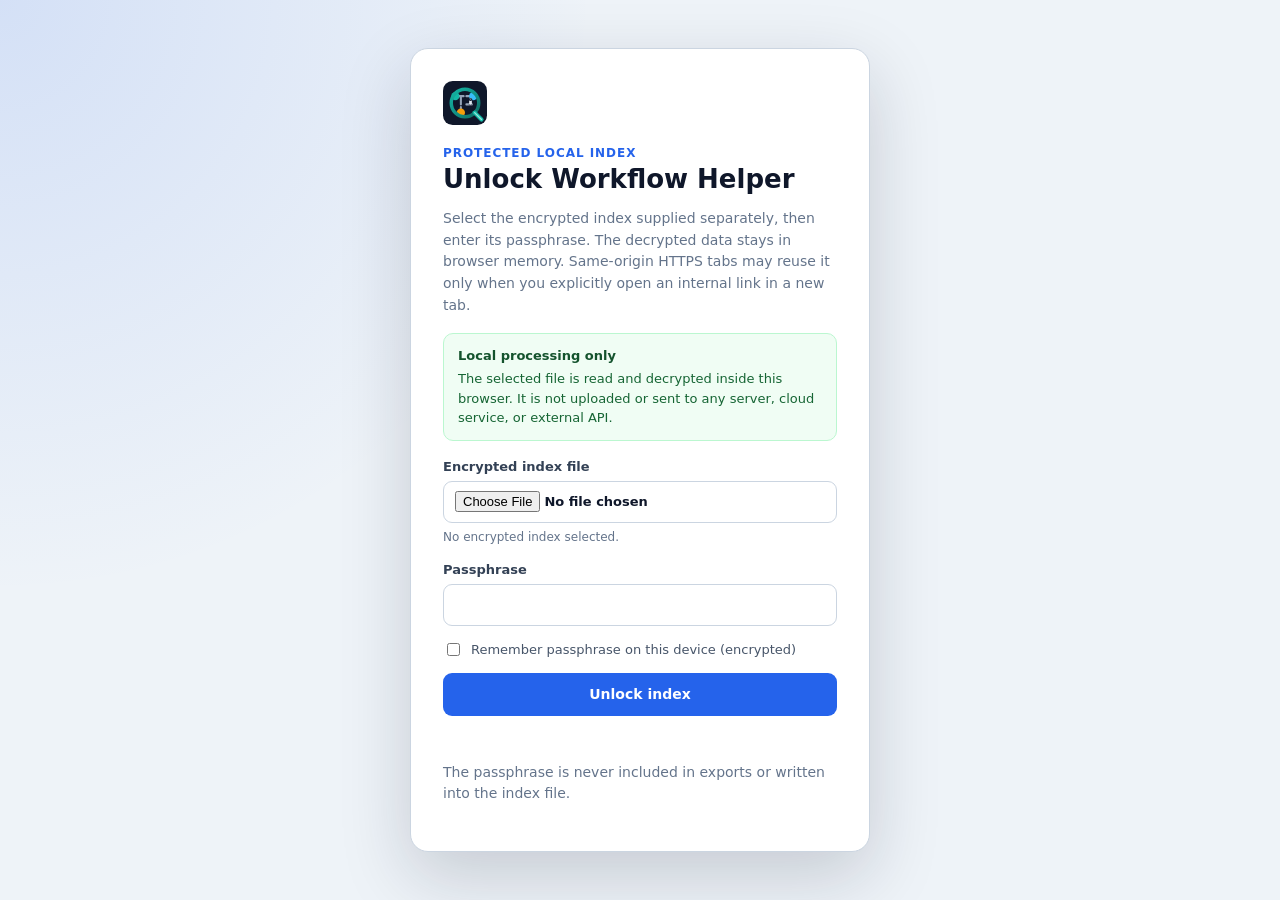
<file: index.html>
<!doctype html>
<html lang="en">
<head>
<meta charset="utf-8" />
<meta name="viewport" content="width=device-width, initial-scale=1" />
<title>Workflow Helper</title>
<link rel="icon" type="image/svg+xml" href="./assets/favicon.svg" />
<link rel="stylesheet" href="assets/app.css" />
<link rel="stylesheet" href="assets/live/live.css" />
<meta name="author" content="&#x77;&#x69;&#x74;&#x74;&#x61;&#x77;&#x61;&#x73;&#x2e;&#x70;" />
</head>
<body class="index-locked">
<section id="indexGate" class="index-gate" aria-labelledby="indexGateTitle">
<div class="index-gate-card">
<img class="index-gate-mark" src="./assets/favicon.svg" alt="" aria-hidden="true" />
<p class="index-gate-kicker">Protected local index</p>
<h1 id="indexGateTitle">Unlock Workflow Helper</h1>
<p class="index-gate-copy">
Select the encrypted index supplied separately, then enter its passphrase.
The decrypted data stays in browser memory. Same-origin HTTPS tabs may
reuse it only when you explicitly open an internal link in a new tab.
</p>
<div class="index-gate-privacy" role="note">
<strong>Local processing only</strong>
<span>
The selected file is read and decrypted inside this browser. It is not
uploaded or sent to any server, cloud service, or external API.
</span>
</div>
<form id="indexGateForm">
<label class="index-gate-field">
<span>Encrypted index file</span>
<input id="indexFile" type="file" accept=".enc,application/octet-stream" />
</label>
<div id="selectedIndexFile" class="index-file-name">No encrypted index selected.</div>
<input type="text" name="username" value="local-index" autocomplete="username" tabindex="-1" aria-hidden="true"
hidden />
<label class="index-gate-field">
<span>Passphrase</span>
<input id="indexPassphrase" type="password" minlength="4" autocomplete="new-password" spellcheck="false" />
</label>
<label class="index-gate-remember">
<input id="rememberIndexPassphrase" type="checkbox" />
Remember passphrase on this device (encrypted)
</label>
<button id="unlockIndex" class="index-unlock" type="submit">Unlock index</button>
</form>
<div id="indexGateStatus" class="index-gate-status" role="status" aria-live="polite"></div>
<p class="index-gate-note">
The passphrase is never included in exports or written into the index file.
</p>
</div>
</section>
<div class="floating-toggles">
<button class="floating-toggle" data-pane-toggle="rail" title="Toggle Menu">
<svg width="20" height="20" viewBox="0 0 24 24" fill="none" stroke="currentColor" stroke-width="2"
stroke-linecap="round" stroke-linejoin="round">
<rect x="3" y="3" width="18" height="18" rx="2" ry="2"></rect>
<line x1="9" y1="3" x2="9" y2="21"></line>
<polyline points="13 9 16 12 13 15"></polyline>
</svg>
</button>
<button class="floating-toggle" data-pane-toggle="results" title="Toggle Results">
<svg width="20" height="20" viewBox="0 0 24 24" fill="none" stroke="currentColor" stroke-width="2"
stroke-linecap="round" stroke-linejoin="round">
<circle cx="7" cy="7" r="2.5"></circle>
<circle cx="17" cy="7" r="2.5"></circle>
<circle cx="7" cy="17" r="2.5"></circle>
<circle cx="17" cy="17" r="2.5"></circle>
</svg>
</button>
<button class="floating-toggle" data-pane-toggle="diagram" title="Toggle Diagram">
<svg width="20" height="20" viewBox="0 0 24 24" fill="none" stroke="currentColor" stroke-width="2"
stroke-linecap="round" stroke-linejoin="round">
<circle cx="18" cy="5" r="3"></circle>
<circle cx="6" cy="12" r="3"></circle>
<circle cx="18" cy="19" r="3"></circle>
<line x1="8.59" y1="13.51" x2="15.42" y2="17.49"></line>
<line x1="15.41" y1="6.51" x2="8.59" y2="10.49"></line>
</svg>
</button>
<button class="floating-toggle" data-pane-toggle="detail" title="Toggle Detail">
<svg width="20" height="20" viewBox="0 0 24 24" fill="none" stroke="currentColor" stroke-width="2"
stroke-linecap="round" stroke-linejoin="round">
<rect x="3" y="3" width="18" height="18" rx="2" ry="2"></rect>
<line x1="15" y1="3" x2="15" y2="21"></line>
<polyline points="11 9 8 12 11 15"></polyline>
</svg>
</button>
</div>
<div class="app-shell">
<aside class="mode-rail" aria-label="Analyzer modes">
<div class="brand">
<span class="brand-mark">
<img src="./assets/favicon.svg" alt="" aria-hidden="true" />
</span>
<span class="brand-text">Workflow Helper</span>
<button class="pane-collapse-btn rail-collapse-btn" type="button" data-pane-toggle="rail" title="Minimize Menu" aria-label="Minimize Menu">
<svg width="14" height="14" viewBox="0 0 24 24" fill="none" stroke="currentColor" stroke-width="2.5" stroke-linecap="round" stroke-linejoin="round"><polyline points="15 18 9 12 15 6"></polyline></svg>
</button>
</div>
<button class="mode-button active" type="button" data-mode="zoral">Zoral</button>
<button class="mode-button" type="button" data-mode="zbo">ZBO</button>
<button class="mode-button" type="button" data-mode="database">Database</button>
<button class="mode-button" type="button" data-mode="adw">ADW</button>
<button class="mode-button" type="button" data-mode="live">Zoral Live API</button>
<div id="metaBox" class="meta-box collapsed" aria-live="polite">
<div id="metaBoxHeader" class="meta-box-header" title="Click to minimize / expand index stats">
<span class="meta-box-title">
<svg width="13" height="13" viewBox="0 0 24 24" fill="none" stroke="currentColor" stroke-width="2" stroke-linecap="round" stroke-linejoin="round"><circle cx="12" cy="12" r="10"></circle><line x1="12" y1="16" x2="12" y2="12"></line><line x1="12" y1="8" x2="12.01" y2="8"></line></svg>
<span>Index Stats</span>
</span>
<div class="meta-box-header-actions">
<span id="metaBoxMiniVer" class="meta-box-badge">v1.1.4</span>
<button id="metaBoxToggleBtn" class="meta-box-toggle-btn" type="button" title="Minimize / Expand" aria-label="Toggle minimize">
<svg width="12" height="12" viewBox="0 0 24 24" fill="none" stroke="currentColor" stroke-width="2.5" stroke-linecap="round" stroke-linejoin="round"><polyline points="6 9 12 15 18 9"></polyline></svg>
</button>
</div>
</div>
<div id="metaBoxBody" class="meta-box-body">
<div id="indexStatus" class="index-status">Loading index...</div>
<div class="app-version">
<span>Web version</span>
<strong>v1.1.4</strong>
</div>
<div style="display: flex; gap: 8px; margin-top: 8px; width: 100%;">
<button id="lockIndexButton" class="rebuild-button" type="button" style="flex: 0 0 32px; width: 32px; padding: 0; display: flex; align-items: center; justify-content: center; background: rgba(239, 68, 68, 0.1); color: #ef4444; border-color: rgba(239, 68, 68, 0.3);" title="Lock Session">
<svg width="14" height="14" viewBox="0 0 24 24" fill="none" stroke="currentColor" stroke-width="2" stroke-linecap="round" stroke-linejoin="round" style="display:block;"><rect x="3" y="11" width="18" height="11" rx="2" ry="2"></rect><path d="M7 11V7a5 5 0 0 1 10 0v4"></path></svg>
</button>
<button id="rebuildIndexButton" class="rebuild-button" type="button" style="flex: 1 1 auto; margin-top: 0; padding: 0 8px; min-width: 0;">Rebuild Index</button>
</div>
</div>
</div>
</aside>
<div class="resizer rail-resizer" data-resize="rail" title="Resize mode rail"></div>
<main class="workspace">
<header class="toolbar">
<div class="search-group">
<label class="sr-only" for="searchInput">Search</label>
<input id="searchInput" type="search" placeholder="Search workflow, parameter, field, table, GraphQL..."
autocomplete="off" />
</div>
<div class="segmented" role="group" aria-label="Search mode">
<button class="segment active" type="button" data-search-mode="contains">
Contains
</button>
<button class="segment" type="button" data-search-mode="exact">Exact</button>
</div>
<select id="searchScope" aria-label="Search scope">
<option value="all">All (except Code)</option>
<option value="workflow">Workflow</option>
<option value="workflowIndirect">Workflow (Include Indirect)</option>
<option value="zbo">ZBO</option>
<option value="adw">ADW (Hasura & Migrations)</option>
<option value="parameter">Parameter</option>
<option value="field">Field</option>
<option value="table">DB/Table</option>
<option value="graphql">GraphQL</option>
<option value="code">Code</option>
</select>
</header>
<section class="content-grid">
<aside class="results-pane">
<div class="pane-header results-header-custom">
<div class="results-top-row">
<div class="results-title-group">
<h1 id="resultsTitle">Zoral Workflows</h1>
<span id="resultCount">0</span>
</div>
<div class="result-actions">
<button class="btn-copy-icon pane-collapse-btn result-collapse-btn" type="button" data-pane-toggle="results" title="Minimize Results" aria-label="Minimize Results">
<svg width="13" height="13" viewBox="0 0 24 24" fill="none" stroke="currentColor" stroke-width="2.5" stroke-linecap="round" stroke-linejoin="round" style="display:block;"><polyline points="15 18 9 12 15 6"></polyline></svg>
</button>
<label id="resultTableUsageToggleContainer" class="result-toggle is-active" title="Toggle Table Usage Details">
<input id="toggleResultTableUsage" type="checkbox" checked />
<svg width="13" height="13" viewBox="0 0 24 24" fill="none" stroke="currentColor" stroke-width="2.5" stroke-linecap="round" stroke-linejoin="round" style="display:block;"><rect x="3" y="3" width="18" height="18" rx="2" ry="2"></rect><line x1="9" y1="3" x2="9" y2="21"></line><line x1="15" y1="3" x2="15" y2="21"></line><line x1="3" y1="9" x2="21" y2="9"></line><line x1="3" y1="15" x2="21" y2="15"></line></svg>
</label>
<label id="resultIndirectToggleContainer" class="result-toggle is-active" title="Toggle Indirect called workflow & routine tables">
<input id="toggleIndirectTableUsage" type="checkbox" checked />
<svg width="13" height="13" viewBox="0 0 24 24" fill="none" stroke="currentColor" stroke-width="2.5" stroke-linecap="round" stroke-linejoin="round" style="display:block;"><path d="M4 4v5a4 4 0 0 0 4 4h12"></path><polyline points="16 9 20 13 16 17"></polyline></svg>
</label>
<button id="copyListButton" class="btn-copy-icon" type="button" title="Copy results list to clipboard">
<svg width="13" height="13" viewBox="0 0 24 24" fill="none" stroke="currentColor" stroke-width="2.5" stroke-linecap="round" stroke-linejoin="round" style="display:block;"><rect x="9" y="9" width="13" height="13" rx="2" ry="2"></rect><path d="M5 15H4a2 2 0 0 1-2-2V4a2 2 0 0 1 2-2h9a2 2 0 0 1 2 2v1"></path></svg>
</button>
</div>
</div>
<div class="results-bottom-row">
<div class="match-filter" aria-label="Table usage operation filter">
<button class="match-filter-chip active" type="button" data-match-op="all">All</button>
<button class="match-filter-chip" type="button" data-match-op="select">Select</button>
<button class="match-filter-chip" type="button" data-match-op="insert">Insert</button>
<button class="match-filter-chip" type="button" data-match-op="update">Update</button>
<button class="match-filter-chip" type="button" data-match-op="delete">Delete</button>
<button class="match-filter-chip" type="button" data-match-op="upsert">Upsert</button>
</div>
<div id="dbSubmodeContainer" class="db-submode-container" style="display: none;">
<button class="db-submode-btn active" type="button" data-db-submode="tables">Tables</button>
<button class="db-submode-btn" type="button" data-db-submode="enums">Enums</button>
<button class="db-submode-btn" type="button" data-db-submode="functions">Funcs</button>
<button class="db-submode-btn" type="button" data-db-submode="er">ER</button>
<button class="db-submode-btn" type="button" data-db-submode="triggers">Triggers</button>
</div>
<div id="dbMigrationFilterContainer" class="db-submode-container" style="display: none; align-items: center; justify-content: space-between; gap: 4px; margin-top: 4px; padding: 2px 0;">
<label id="toggleMigrationOnlyLabelResult" class="inline-check" style="font-size: 11px; margin: 0; cursor: pointer; white-space: nowrap;" title="Show only migration tables">
<input id="toggleMigrationOnlyResult" type="checkbox" /> is_migrate
</label>
<div class="tier-pill-group" style="display: inline-flex; gap: 2px; background: var(--surface-2, #f1f5f9); padding: 2px; border-radius: 6px; border: 1px solid var(--line, #cbd5e1);">
<button type="button" class="tier-pill-btn active" data-tier="all" style="padding: 1px 6px; font-size: 10px; font-weight: 600; border-radius: 4px; border: 0; cursor: pointer;">All</button>
<button type="button" class="tier-pill-btn" data-tier="1" style="padding: 1px 6px; font-size: 10px; font-weight: 700; border-radius: 4px; border: 0; cursor: pointer; color: #047857;">T1</button>
<button type="button" class="tier-pill-btn" data-tier="2" style="padding: 1px 6px; font-size: 10px; font-weight: 700; border-radius: 4px; border: 0; cursor: pointer; color: #b45309;">T2</button>
<button type="button" class="tier-pill-btn" data-tier="3" style="padding: 1px 6px; font-size: 10px; font-weight: 700; border-radius: 4px; border: 0; cursor: pointer; color: #64748b;">T3</button>
</div>
</div>
<div id="adwSubmodeContainer" class="db-submode-container" style="display: none; align-items: center; gap: 4px;">
<button class="db-submode-btn active" type="button" data-adw-submode="metadata">Relationships</button>
<button class="db-submode-btn" type="button" data-adw-submode="migrations">Migrations</button>
<button class="db-submode-btn" type="button" data-adw-submode="keycloak">Keycloak IAM</button>
<button id="adwLinterToggleBtn" class="db-submode-btn" type="button" title="Filter tables with Performance/Linter warnings" style="display: none; color: #f59e0b; border-color: rgba(245, 158, 11, 0.4); background: rgba(245, 158, 11, 0.08);">⚠ Linter <span id="adwLinterCount">0</span></button>
<div id="adwMigrationDateGroup" style="display: none; align-items: center; gap: 2px;">
<input type="date" id="adwMigrationDateInput" class="adw-date-input" title="Filter by date (Calendar)" />
<button id="adwMigrationDateClearBtn" class="adw-date-clear" type="button" title="Clear date filter">✕</button>
</div>
</div>
</div>
</div>
<div id="resultsList" class="results-list"></div>
</aside>
<div class="resizer results-resizer" data-resize="results" title="Resize results pane"></div>
<section class="diagram-pane">
<div class="diagram-header">
<div>
<h2 id="workflowTitle">Select an item</h2>
<p id="workflowSubtitle">Search or choose from the list.</p>
</div>
<div class="diagram-actions">
<div id="livePaginationControls" class="live-pagination-header" style="display:none;"></div>
<button id="btnAiBundle" type="button" class="floating-toggle" title="One-Click AI Investigation Bundle"
style="display: none; min-height: 28px; width: auto; padding: 0 10px; font-size: 11px; font-weight: 600; align-items: center; gap: 4px; border: 1px solid #7c3aed; border-radius: 6px; background: rgba(124, 58, 237, 0.08); color: #7c3aed; cursor: pointer;">
🤖 AI Bundle
</button>
<button id="btnSpecExport" type="button" class="floating-toggle" title="One-Click Technical Spec & Sequence Diagram Exporter"
style="display: none; min-height: 28px; width: auto; padding: 0 10px; font-size: 11px; font-weight: 600; align-items: center; gap: 4px; border: 1px solid #0284c7; border-radius: 6px; background: rgba(2, 132, 199, 0.08); color: #0284c7; cursor: pointer;">
📄 Spec Export
</button>
<button id="diagramSettingsBtn" type="button" class="floating-toggle" title="Diagram Settings"
style="min-height: 28px; width: auto; padding: 0 12px; font-size: 11px; font-weight: 600; display: inline-flex; align-items: center; gap: 4px; border: 1px solid var(--line-strong); border-radius: 6px; background: #fff;">
⚙️ Settings
</button>
<button id="fitButton" type="button">Fit</button>
<div class="zoom-controls" role="group" aria-label="Zoom">
<button id="zoomOutButton" type="button" title="Zoom out" aria-label="Zoom out">&minus;</button>
<span id="zoomLabel">100%</span>
<button id="zoomInButton" type="button" title="Zoom in" aria-label="Zoom in">+</button>
</div>
</div>
</div>
<div id="diagramFloatingToolbar" class="diagram-floating-toolbar">
<div id="diagramSearchOverlay" class="diagram-search-overlay">
<select id="diagramSearchTarget" class="diagram-search-select" title="Target to search">
<option value="all" selected>All</option>
<option value="db">DB</option>
<option value="node">Node Name</option>
<option value="code">Code</option>
<option value="field">Field</option>
<option value="live">Live API Value</option>
</select>
<div class="diagram-search-input-wrapper">
<span class="diagram-search-icon">🔍</span>
<input id="diagramSearchInput" type="text" placeholder="Search diagram..." autocomplete="off" />
<button id="diagramSearchClearBtn" type="button" class="diagram-search-clear" title="Clear search" style="display:none;">✕</button>
</div>
<span id="diagramMatchBadge" class="diagram-match-badge" style="display:none;">0 matches</span>
<div id="diagramSearchNav" class="diagram-search-nav" style="display:none;">
<button id="diagramSearchPrevBtn" type="button" title="Previous match">&lt;</button>
<span id="diagramSearchCounter">0/0</span>
<button id="diagramSearchNextBtn" type="button" title="Next match">&gt;</button>
</div>
</div>
<div id="diagramFloatingToggles" class="diagram-floating-toggles" role="toolbar" aria-label="Diagram Quick Toggles" style="display:none;"></div>
</div>
<div id="diagramCanvas" class="diagram-canvas">
<div class="empty-state">No item selected</div>
</div>
</section>
<div class="resizer detail-resizer" data-resize="detail" title="Resize detail pane"></div>
<aside class="detail-pane">
<div class="tabs" role="tablist">
<button class="tab" type="button" data-tab="overview">Overview</button>
<button class="tab" type="button" data-tab="node">Node</button>
<button class="tab" type="button" data-tab="db">DB/GQL</button>
<button class="tab" type="button" data-tab="inbound">Inbound</button>
<button class="tab" type="button" data-tab="adw" id="tabAdwDetail" style="display: none;">Hasura/ADW</button>
<button class="tab" type="button" data-tab="query-gen" id="tabQueryGen" style="display: none;">Query Gen</button>
<button class="tab" type="button" data-tab="live-exec" id="tabLiveExec"
style="display: none; background: rgba(255, 159, 0, 0.1); color: #ff9f00; border-bottom: 2px solid transparent;">Live
Exec 🎯</button>
<button class="tab" type="button" data-tab="impact" id="tabImpactDetail" style="display: none;">Impact 💥</button>
<button class="tab" type="button" data-tab="perms-matrix" id="tabPermsMatrix" style="display: none;">Perms Matrix 🛡️</button>
</div>
<div id="detailContent" class="detail-content"></div>
</aside>
</section>
</main>
</div>
<div id="diagramSettingsModal" class="modal-overlay">
<div class="modal-dialog">
<div class="modal-header">
<h3 class="modal-title">Diagram Settings</h3>
<button id="closeSettingsBtn" class="modal-close" type="button" aria-label="Close settings">&times;</button>
</div>
<div class="settings-grid" style="max-height: 70vh; overflow-y: auto; padding-right: 4px;">
<div class="settings-group-title">General Options</div>
<label class="inline-check">
<input id="toggleDbBadges" type="checkbox" checked />
DB Badges
</label>
<label class="inline-check">
<input id="toggleConditionText" type="checkbox" />
Conditions
</label>
<label class="inline-check">
<input id="toggleEdgeLabels" type="checkbox" checked />
Edge Labels
</label>
<label class="inline-check">
<input id="toggleNodeDrag" type="checkbox" />
Drag Nodes
</label>
<div class="settings-group-title" id="liveModeOptionsTitle">Live API Mode Options</div>
<label id="toggleShowRequestStartLabel" class="inline-check">
<input id="toggleShowRequestStart" type="checkbox" checked />
Request Start
</label>
<div class="settings-group-title">Zoral Mode Options</div>
<label id="toggleParallelNodesZoralLabel" class="inline-check">
<input id="toggleParallelNodesZoral" type="checkbox" />
Parallel Nodes
</label>
<label id="toggleBreNodesZoralLabel" class="inline-check">
<input id="toggleBreNodesZoral" type="checkbox" />
BRE Nodes
</label>
<label id="toggleZboCallersZoralLabel" class="inline-check">
<input id="toggleZboCallersZoral" type="checkbox" />
ZBO Callers
</label>
<div class="settings-group-title">Database Mode Options</div>
<label id="toggleDbTriggersLabel" class="inline-check">
<input id="toggleDbTriggers" type="checkbox" checked />
Triggers
</label>
<label id="toggleZoralCallersDbLabel" class="inline-check">
<input id="toggleZoralCallersDb" type="checkbox" />
Zoral Callers
</label>
<label id="toggleZboCallersDbLabel" class="inline-check">
<input id="toggleZboCallersDb" type="checkbox" />
ZBO Callers
</label>
<label id="toggleDbFuncsCallersDbLabel" class="inline-check">
<input id="toggleDbFuncsCallersDb" type="checkbox" />
Functions/SPs
</label>
<label id="toggleEnumTablesLabel" class="inline-check">
<input id="toggleEnumTables" type="checkbox" />
Enum Tables
</label>
<label id="toggleDeepHierarchyLabel" class="inline-check">
<input id="toggleDeepHierarchy" type="checkbox" />
Deep Tree
</label>
<label id="toggleDbTaskTablesLabel" class="inline-check">
<input id="toggleDbTaskTables" type="checkbox" />
Task Tables
</label>
<label id="toggleMigrationOnlyLabel" class="inline-check">
<input id="toggleMigrationOnly" type="checkbox" />
is_migrate Table
</label>
</div>
<div style="display: flex; justify-content: flex-end; margin-top: 16px;">
<button id="saveSettingsBtn" type="button" class="rebuild-button"
style="min-height:34px; padding: 0 16px; background: var(--accent-2); color: #fff; border: 0; font-weight: bold; border-radius: 8px;">OK</button>
</div>
</div>
</div>
<div id="loadingOverlay" class="loading-overlay">
<div class="loading-panel">
<div class="spinner" aria-hidden="true"></div>
<strong id="loadingTitle">Loading Index</strong>
<p id="loadingMessage">Please wait. The analyzer index is large and may take a while.</p>
<div id="loadingProgress" class="loading-progress" hidden></div>
<button id="stopFetchBtn" class="rebuild-button"
style="margin-top: 16px; background: #ef4444; color: #fff; border: 0; display: none;">Stop Fetching ✕</button>
</div>
</div>
<div id="installBridgeModal" class="modal-overlay">
<div class="modal-dialog" style="max-width: 800px; width: 90vw;">
<div class="modal-header">
<h3 class="modal-title">Live Bridge</h3>
<button id="closeBridgeModalBtn" class="modal-close" type="button" aria-label="Close">&times;</button>
</div>
<div class="settings-grid" style="padding-right: 4px; color: #17202a;">
<ol style="margin-top: 0; padding-left: 20px; line-height: 1.5;">
<li>Drag this to your bookmarks bar:<br><a id="bridgeBookmarkletLink" href="#" style="display:inline-block; margin:8px 0; background:#1e293b; color:#93c5fd; padding:10px 16px; border-radius:8px; text-decoration:none; font-weight:bold; border: 1px dashed #4b5b78;">Live Bridge</a></li>
<li>From the analyzer's Live API mode, click <b>Run (bridge)</b> — it opens the console window.</li>
<li>Log in there if needed, then click the <b>Live Bridge</b> bookmarklet in that window.</li>
</ol>
<details style="margin-top: 12px; color: #64748b; font-size: 12px;">
<summary style="cursor: pointer;">bookmarklet source</summary>
<pre id="bridgeBookmarkletSrc" style="background:#0b0f18; border:1px solid #222c40; border-radius:8px; padding:12px; white-space:pre-wrap; word-break:break-word; margin-top: 8px; color: #93c5fd; max-height: 300px; overflow-y: auto;"></pre>
</details>
</div>
</div>
</div>
<script src="assets/index-crypto.js"></script>
<script src="assets/navigation-policy.js"></script>
<script src="assets/live/live-pii.js"></script>
<script src="assets/live/live-data.js"></script>
<script src="assets/live/live-graph.js"></script>
<script src="assets/live/live-views.js"></script>
<script src="assets/live/live-env.js"></script>
<script src="assets/live/live-presentation.js"></script>
<script src="assets/live/live-mode.js"></script>
<script src="assets/zbo-ui-mockup.js"></script>
<script src="assets/spec-exporter.js"></script>
<script src="assets/ai-bundle.js"></script>
<script src="assets/index-loader.js"></script>
</body>
</html>
<!-- Created by: &#x77;&#x69;&#x74;&#x74;&#x61;&#x77;&#x61;&#x73;&#x2e;&#x70; -->
</file>
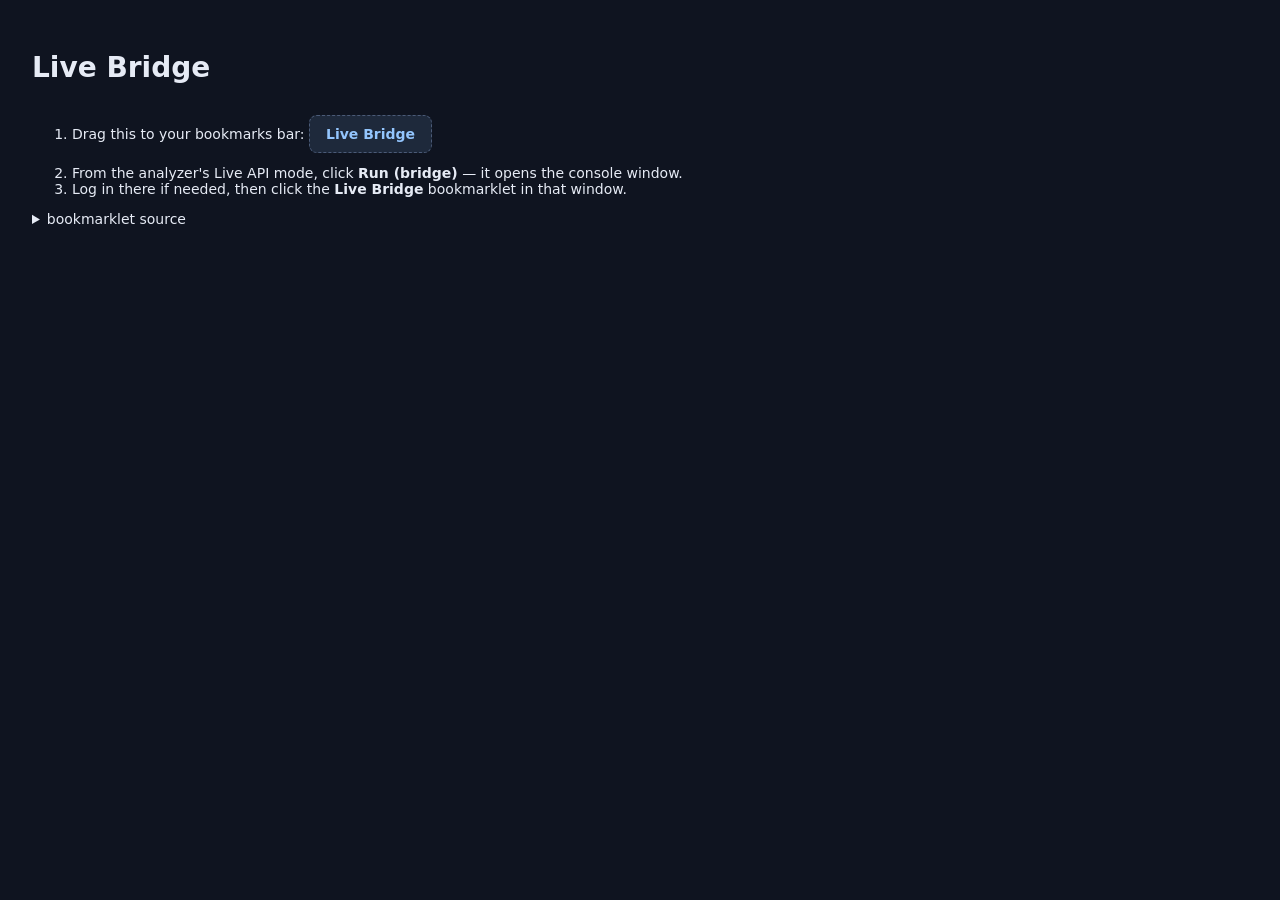
<file: bookmarklet/install.html>
<!doctype html>
<html lang="en"><head><meta charset="utf-8"/><title>Live Bridge — install</title>
<link rel="icon" type="image/svg+xml" href="./favicon.svg"/>
<style>body{font:14px system-ui;background:#0f1420;color:#e6ebf5;padding:24px}
a.bm{display:inline-block;margin:12px 0;background:#1e293b;border:1px dashed #4b5b78;color:#93c5fd;padding:10px 16px;border-radius:8px;text-decoration:none;font-weight:700}
pre{background:#0b0f18;border:1px solid #222c40;border-radius:8px;padding:12px;white-space:pre-wrap;word-break:break-word}</style>
</head><body>
<h1>Live Bridge</h1>
<ol><li>Drag this to your bookmarks bar: <a class="bm" id="bm" href="#">Live Bridge</a></li>
<li>From the analyzer's Live API mode, click <b>Run (bridge)</b> — it opens the console window.</li>
<li>Log in there if needed, then click the <b>Live Bridge</b> bookmarklet in that window.</li></ol>
<details><summary>bookmarklet source</summary><pre id="src"></pre></details>
<script src="live-bridge.js"></script>
<script>
  const fn = (typeof liveBridge === "function") ? liveBridge : (window.module && module.exports.liveBridge);
  const src = fn.toString().replace(/^\s*\/\/.*$/gm, "").replace(/\n\s*/g, " ").replace(/\s{2,}/g, " ").trim();
  const code = "javascript:(" + src + ")();void 0;";
  document.getElementById("bm").href = code;
  document.getElementById("src").textContent = code;
</script>
</body></html>
</file>
<file: assets/app.css>
:root {
color-scheme: light;
--bg: #f6f7f9;
--surface: #ffffff;
--surface-2: #eef2f5;
--line: #d9e0e7;
--line-strong: #b5c1cc;
--text: #17202a;
--muted: #657483;
--accent: #0f766e;
--accent-light: #f0fdfa;
--accent-2: #2563eb;
--danger: #b42318;
--warning: #b54708;
--success: #067647;
--font-mono: ui-monospace, SFMono-Regular, "JetBrains Mono", Menlo, Consolas, monospace;
--op-select: #0284c7;
--op-insert: #16a34a;
--op-update: #d97706;
--op-delete: #dc2626;
--op-upsert: #7c3aed;
--shadow: 0 1px 2px rgba(16, 24, 40, 0.08);
}
* {
box-sizing: border-box;
}
html {
height: 100%;
overflow: hidden;
}
body {
margin: 0;
min-width: 1120px;
height: 100%;
overflow: hidden;
background: var(--bg);
color: var(--text);
font-family:
Inter, ui-sans-serif, system-ui, -apple-system, BlinkMacSystemFont, "Segoe UI",
sans-serif;
font-size: 14px;
}
button,
input,
select {
font: inherit;
}
button {
cursor: pointer;
}
button:disabled {
cursor: not-allowed;
}
.app-shell {
display: grid;
grid-template-columns: var(--rail-width, 240px) 6px 1fr;
height: 100vh;
min-height: 0;
overflow: hidden;
transition: grid-template-columns 0.22s ease;
}
.app-shell.rail-hidden {
grid-template-columns: 0 8px 1fr;
}
.app-shell.rail-hidden .mode-rail {
overflow: hidden;
padding: 0;
border: 0;
width: 0;
min-width: 0;
visibility: hidden;
opacity: 0;
pointer-events: none;
}
.app-shell.rail-hidden .rail-resizer {
cursor: pointer;
background: #17202a;
border-right: 1px solid rgba(255, 255, 255, 0.12);
}
.mode-rail {
display: flex;
flex-direction: column;
gap: 8px;
min-height: 0;
padding: 16px;
border-right: 1px solid var(--line);
background: #17202a;
color: #f8fafc;
overflow-y: auto;
overflow-x: hidden;
scrollbar-width: thin;
scrollbar-color: rgba(255, 255, 255, 0.2) transparent;
transition: padding 0.22s ease;
}
.mode-rail::-webkit-scrollbar {
width: 4px;
}
.mode-rail::-webkit-scrollbar-track {
background: transparent;
}
.mode-rail::-webkit-scrollbar-thumb {
background: rgba(255, 255, 255, 0.15);
border-radius: 4px;
}
.mode-rail::-webkit-scrollbar-thumb:hover {
background: rgba(255, 255, 255, 0.3);
}
.resizer {
position: relative;
z-index: 10;
background: var(--line);
transition: background 0.15s ease;
user-select: none;
}
.resizer::after {
content: "";
position: absolute;
inset: -2px -4px;
}
.rail-resizer,
.results-resizer,
.detail-resizer {
cursor: col-resize;
}
.resizer:hover,
.resizer.dragging {
background: var(--accent-2);
}
/* Collapsed expand indicator tabs on resizers */
.app-shell.rail-hidden .rail-resizer,
.content-grid.results-hidden .results-resizer,
.content-grid.detail-hidden .detail-resizer {
cursor: pointer;
}
.app-shell.rail-hidden .rail-resizer::before,
.content-grid.results-hidden .results-resizer::before,
.content-grid.detail-hidden .detail-resizer::before {
content: "›";
position: absolute;
top: 50%;
left: 50%;
transform: translate(-50%, -50%);
display: flex;
align-items: center;
justify-content: center;
width: 14px;
height: 32px;
font-size: 13px;
font-weight: 800;
line-height: 1;
border-radius: 4px;
pointer-events: none;
transition: all 0.15s ease;
z-index: 11;
}
.app-shell.rail-hidden .rail-resizer::before {
color: #94a3b8;
background: #1e293b;
border: 1px solid #334155;
box-shadow: 2px 0 6px rgba(0, 0, 0, 0.25);
}
.app-shell.rail-hidden .rail-resizer:hover::before {
color: #ffffff;
background: var(--accent-2);
border-color: var(--accent-2);
}
.content-grid.results-hidden .results-resizer::before {
color: #64748b;
background: #ffffff;
border: 1px solid var(--line-strong);
box-shadow: 2px 0 6px rgba(0, 0, 0, 0.08);
}
.content-grid.results-hidden .results-resizer:hover::before {
color: #ffffff;
background: var(--accent-2);
border-color: var(--accent-2);
}
.content-grid.detail-hidden .detail-resizer::before {
content: "‹";
color: #64748b;
background: #ffffff;
border: 1px solid var(--line-strong);
box-shadow: -2px 0 6px rgba(0, 0, 0, 0.08);
}
.content-grid.detail-hidden .detail-resizer:hover::before {
color: #ffffff;
background: var(--accent-2);
border-color: var(--accent-2);
}
.brand {
display: flex;
align-items: center;
gap: 10px;
min-height: 44px;
margin-bottom: 10px;
flex-shrink: 0;
}
.brand-text {
flex: 1;
min-width: 0;
}
.pane-collapse-btn {
width: 26px;
height: 26px;
border-radius: 6px;
border: 1px solid rgba(255, 255, 255, 0.15);
background: rgba(255, 255, 255, 0.05);
color: #94a3b8;
display: inline-flex;
align-items: center;
justify-content: center;
cursor: pointer;
padding: 0;
flex-shrink: 0;
transition: all 0.15s ease;
}
.pane-collapse-btn:hover {
background: rgba(255, 255, 255, 0.15);
color: #ffffff;
border-color: rgba(255, 255, 255, 0.3);
}
.results-top-row .pane-collapse-btn {
border: 1px solid var(--line-strong);
background: #ffffff;
color: #64748b;
}
.results-top-row .pane-collapse-btn:hover {
background: #f1f5f9;
color: #0f172a;
border-color: var(--line-strong);
}
.brand-mark {
display: grid;
width: 36px;
height: 36px;
place-items: center;
border-radius: 8px;
background: #0f172a;
box-shadow: 0 0 0 1px rgba(255, 255, 255, 0.12);
overflow: hidden;
}
.brand-mark img {
width: 100%;
height: 100%;
display: block;
}
.brand-text {
min-width: 0;
overflow-wrap: anywhere;
font-weight: 700;
}
.mode-button {
width: 100%;
min-height: 38px;
border: 1px solid rgba(255, 255, 255, 0.08);
border-radius: 8px;
background: rgba(255, 255, 255, 0.05);
color: #e5edf5;
text-align: left;
padding: 8px 10px;
flex-shrink: 0;
}
.mode-button.active {
border-color: rgba(255, 255, 255, 0.18);
background: #ffffff;
color: #17202a;
}
.mode-button:disabled {
opacity: 0.48;
}
.meta-box {
margin-top: auto;
flex-shrink: 0;
padding: 8px 10px;
border: 1px solid rgba(255, 255, 255, 0.1);
border-radius: 8px;
color: #cdd8e3;
font-size: 12px;
line-height: 1.45;
background: rgba(15, 23, 42, 0.4);
transition: all 0.2s ease;
}
.meta-box-header {
display: flex;
align-items: center;
justify-content: space-between;
cursor: pointer;
user-select: none;
padding: 2px 0;
border-radius: 4px;
}
.meta-box-header:hover .meta-box-title {
color: #ffffff;
}
.meta-box-title {
display: inline-flex;
align-items: center;
gap: 6px;
font-weight: 700;
font-size: 12px;
color: #94a3b8;
transition: color 0.15s ease;
}
.meta-box-title svg {
color: #38bdf8;
flex-shrink: 0;
}
.meta-box-header-actions {
display: flex;
align-items: center;
gap: 6px;
}
.meta-box-badge {
font-size: 10px;
font-weight: 700;
color: #38bdf8;
background: rgba(56, 189, 248, 0.12);
padding: 1px 6px;
border-radius: 4px;
font-variant-numeric: tabular-nums;
border: 1px solid rgba(56, 189, 248, 0.2);
}
.meta-box-toggle-btn {
background: transparent;
border: none;
color: #94a3b8;
cursor: pointer;
padding: 3px;
display: flex;
align-items: center;
justify-content: center;
border-radius: 4px;
transition: transform 0.2s ease, color 0.15s ease, background 0.15s ease;
}
.meta-box-toggle-btn:hover {
color: #ffffff;
background: rgba(255, 255, 255, 0.1);
}
.meta-box.collapsed .meta-box-toggle-btn {
transform: rotate(-90deg);
}
.meta-box-body {
margin-top: 8px;
padding-top: 8px;
border-top: 1px solid rgba(255, 255, 255, 0.08);
}
.meta-box.collapsed .meta-box-body {
display: none;
}
.index-status {
display: grid;
gap: 8px;
}
.app-version {
display: flex;
justify-content: space-between;
gap: 8px;
margin-top: 8px;
padding-top: 8px;
border-top: 1px solid rgba(255, 255, 255, 0.1);
color: #cdd8e3;
}
.app-version strong {
color: #ffffff;
font-variant-numeric: tabular-nums;
}
.status-group {
display: grid;
gap: 2px;
padding-bottom: 8px;
border-bottom: 1px solid rgba(255, 255, 255, 0.1);
}
.status-group:last-child {
padding-bottom: 0;
border-bottom: 0;
}
.status-access {
color: #fde68a;
}
.status-access .status-title {
color: #fbbf24;
}
.status-title {
color: #ffffff;
font-weight: 750;
}
.status-row {
display: flex;
justify-content: space-between;
gap: 8px;
}
.status-row span:last-child {
color: #ffffff;
font-variant-numeric: tabular-nums;
}
.status-warning {
border: 1px solid rgba(245, 158, 11, 0.45);
border-radius: 8px;
background: rgba(245, 158, 11, 0.12);
color: #ffdf9b;
padding: 8px;
}
.status-instruction {
display: grid;
gap: 6px;
border: 1px solid rgba(245, 158, 11, 0.45);
border-radius: 8px;
background: rgba(245, 158, 11, 0.12);
color: #ffdf9b;
padding: 8px;
}
.status-instruction ol {
margin: 0;
padding-left: 18px;
}
.status-instruction li + li {
margin-top: 4px;
}
.status-instruction code {
display: inline-block;
max-width: 100%;
border-radius: 4px;
background: rgba(255, 255, 255, 0.12);
color: #ffffff;
padding: 1px 4px;
overflow-wrap: anywhere;
}
.rebuild-button {
width: 100%;
min-height: 32px;
margin-top: 10px;
border: 1px solid rgba(255, 255, 255, 0.18);
border-radius: 8px;
background: #ffffff;
color: #17202a;
font-size: 12px;
font-weight: 700;
}
.rebuild-button:disabled {
opacity: 0.65;
}
.workspace {
display: grid;
grid-template-rows: 64px 1fr;
min-width: 0;
min-height: 0;
overflow: hidden;
}
.toolbar {
display: flex;
align-items: center;
gap: 12px;
padding: 12px 16px;
border-bottom: 1px solid var(--line);
background: var(--surface);
}
.pane-toggles {
display: inline-flex;
gap: 4px;
min-width: max-content;
}
.pane-toggle,
.toolbar-button {
height: 34px;
border: 1px solid var(--line-strong);
border-radius: 8px;
background: #ffffff;
color: var(--muted);
padding: 0 10px;
font-size: 12px;
}
.pane-toggle.active {
border-color: var(--accent);
color: var(--accent);
background: #ecfdf8;
}
.toolbar-button {
color: var(--text);
}
.search-group {
flex: 1;
}
#searchInput {
width: 100%;
height: 40px;
border: 1px solid var(--line-strong);
border-radius: 8px;
padding: 0 12px;
color: var(--text);
background: #ffffff;
}
#searchInput:focus,
#searchScope:focus {
border-color: var(--accent-2);
outline: 2px solid rgba(37, 99, 235, 0.16);
}
#searchScope {
height: 40px;
min-width: 132px;
border: 1px solid var(--line-strong);
border-radius: 8px;
padding: 0 10px;
background: #ffffff;
}
.segmented {
display: inline-flex;
height: 40px;
padding: 3px;
border: 1px solid var(--line-strong);
border-radius: 8px;
background: var(--surface-2);
}
.segment {
min-width: 86px;
border: 0;
border-radius: 6px;
background: transparent;
color: var(--muted);
}
.segment.active {
background: #ffffff;
color: var(--text);
box-shadow: var(--shadow);
}
.content-grid {
display: grid;
grid-template-columns: var(--results-width, 340px) 6px minmax(0, 1fr) 6px var(--detail-width, 420px);
min-height: 0;
overflow: hidden;
transition: grid-template-columns 0.22s ease;
}
.content-grid.results-hidden {
grid-template-columns: 0 8px minmax(0, 1fr) 6px var(--detail-width, 420px);
}
.content-grid.diagram-hidden {
grid-template-columns: var(--results-width, 340px) 6px 0 6px var(--detail-width, 420px);
}
.content-grid.detail-hidden {
grid-template-columns: var(--results-width, 340px) 6px minmax(0, 1fr) 8px 0;
}
.content-grid.results-hidden.detail-hidden {
grid-template-columns: 0 8px minmax(0, 1fr) 8px 0;
}
.content-grid.results-hidden.diagram-hidden {
grid-template-columns: 0 8px 0 6px var(--detail-width, 420px);
}
.content-grid.diagram-hidden.detail-hidden {
grid-template-columns: var(--results-width, 340px) 6px 0 8px 0;
}
.content-grid.results-hidden .results-pane {
overflow: hidden;
border: 0;
width: 0;
min-width: 0;
padding: 0;
visibility: hidden;
opacity: 0;
pointer-events: none;
}
.content-grid.results-hidden .results-resizer {
cursor: pointer;
background: var(--line);
border-right: 1px solid var(--line-strong);
}
.content-grid.diagram-hidden .diagram-pane,
.content-grid.detail-hidden .detail-pane {
overflow: hidden;
border: 0;
width: 0;
min-width: 0;
padding: 0;
visibility: hidden;
opacity: 0;
pointer-events: none;
}
.content-grid.detail-hidden .detail-resizer {
cursor: pointer;
background: var(--line);
border-left: 1px solid var(--line-strong);
}
.results-pane,
.diagram-pane,
.detail-pane {
min-height: 0;
min-width: 0;
border-right: 1px solid var(--line);
background: var(--surface);
overflow: hidden;
}
.results-pane {
display: grid;
grid-template-rows: auto minmax(0, 1fr);
}
.detail-pane {
display: grid;
grid-template-rows: auto minmax(0, 1fr);
border-right: 0;
}
.pane-header,
.diagram-header {
display: flex;
align-items: center;
justify-content: space-between;
gap: 12px;
min-height: 70px;
padding: 14px 16px;
border-bottom: 1px solid var(--line);
}
.pane-header h1,
.diagram-header h2 {
margin: 0;
font-size: 16px;
line-height: 1.2;
}
.results-title-row {
display: flex;
min-width: 0;
align-items: center;
flex-wrap: wrap;
gap: 10px;
}
.match-filter {
display: flex;
align-items: center;
gap: 4px;
flex-wrap: nowrap;
}
.match-filter-chip {
padding: 2px 7px;
font-size: 11px;
font-weight: 600;
min-height: auto;
height: 22px;
border-radius: 4px;
border: 1px solid var(--line);
background: #ffffff;
color: #475569;
cursor: pointer;
transition: all 0.12s ease;
white-space: nowrap;
display: inline-flex;
align-items: center;
justify-content: center;
}
.match-filter-chip:hover {
background: #f1f5f9;
color: #0f172a;
}
.match-filter-chip.active {
background: #0f766e;
color: #ffffff;
border-color: #0f766e;
font-weight: 600;
}
.match-filter-chip[data-match-op="select"].active { background: #0284c7; border-color: #0284c7; }
.match-filter-chip[data-match-op="insert"].active { background: #16a34a; border-color: #16a34a; }
.match-filter-chip[data-match-op="update"].active { background: #d97706; border-color: #d97706; }
.match-filter-chip[data-match-op="delete"].active { background: #dc2626; border-color: #dc2626; }
.match-filter-chip[data-match-op="upsert"].active { background: #7c3aed; border-color: #7c3aed; }
/* CRUD Map Controls & Standalone Toggle Switch */
.crud-tabs {
display: flex;
align-items: center;
justify-content: space-between;
gap: 12px;
margin-bottom: 16px;
border-bottom: 1px solid var(--line);
padding-bottom: 10px;
flex-wrap: wrap;
}
.crud-view-group {
display: inline-flex;
align-items: center;
gap: 4px;
background: var(--surface-2);
padding: 3px;
border-radius: 999px;
border: 1px solid var(--line);
}
.crud-view-btn {
min-height: 24px;
border: none;
border-radius: 999px;
background: transparent;
color: var(--muted);
padding: 0 12px;
font-size: 11px;
font-weight: 500;
cursor: pointer;
transition: all 0.15s ease;
}
.crud-view-btn:hover {
color: var(--text);
}
.crud-view-btn.active {
background: #ffffff;
color: var(--accent);
font-weight: 650;
box-shadow: 0 1px 3px rgba(0, 0, 0, 0.08);
}
.crud-toggle-switch-btn {
display: inline-flex;
align-items: center;
gap: 8px;
min-height: 28px;
padding: 3px 12px 3px 6px;
border-radius: 999px;
border: 1px solid var(--line-strong);
background: #ffffff;
color: var(--muted);
font-size: 11px;
font-weight: 600;
cursor: pointer;
transition: all 0.2s cubic-bezier(0.4, 0, 0.2, 1);
user-select: none;
}
.crud-toggle-switch-btn:hover {
border-color: var(--accent);
color: var(--text);
background: #fafafa;
}
.crud-toggle-switch-btn.active {
border-color: rgba(13, 148, 136, 0.4);
background: rgba(13, 148, 136, 0.08);
color: var(--accent);
}
.crud-toggle-switch-btn .switch-track {
position: relative;
display: inline-block;
width: 28px;
height: 16px;
background: #cbd5e1;
border-radius: 999px;
transition: background-color 0.2s ease;
flex-shrink: 0;
}
.crud-toggle-switch-btn.active .switch-track {
background: var(--accent, #0d9488);
}
.crud-toggle-switch-btn .switch-knob {
position: absolute;
top: 2px;
left: 2px;
width: 12px;
height: 12px;
background: #ffffff;
border-radius: 50%;
box-shadow: 0 1px 2px rgba(0, 0, 0, 0.25);
transition: transform 0.2s cubic-bezier(0.4, 0, 0.2, 1);
}
.crud-toggle-switch-btn.active .switch-knob {
transform: translateX(12px);
}
.crud-toggle-switch-btn .switch-label {
display: inline-flex;
align-items: center;
gap: 4px;
}
.diagram-header p {
margin: 5px 0 0;
color: var(--muted);
font-size: 12px;
}
#resultCount {
display: inline-flex;
align-items: center;
justify-content: center;
font-size: 11px;
font-weight: 700;
padding: 1px 7px;
min-width: auto;
height: auto;
border-radius: 999px;
background: #e2e8f0;
color: #334155;
font-family: var(--font-mono, ui-monospace, SFMono-Regular, "JetBrains Mono", Menlo, Consolas, monospace);
}
.results-list {
min-height: 0;
height: auto;
overflow-x: hidden;
overflow-y: auto;
padding: 8px;
background: #f8fafc;
}
.result-actions {
display: flex;
align-items: center;
gap: 4px;
flex-shrink: 0;
}
.result-toggle {
display: inline-flex;
align-items: center;
justify-content: center;
width: 26px;
height: 26px;
border-radius: 5px;
border: 1px solid var(--line);
background: #ffffff;
cursor: pointer;
color: #475569;
position: relative;
padding: 0;
transition: all 0.12s ease;
}
.result-toggle:hover {
background: #f1f5f9;
color: #0f172a;
border-color: #94a3b8;
}
.result-toggle input[type="checkbox"],
.result-toggle input {
position: absolute;
opacity: 0;
width: 0;
height: 0;
margin: 0;
pointer-events: none;
}
.result-toggle:has(input:checked),
.result-toggle.is-active {
background: #f0fdfa;
color: #0f766e;
border-color: #0f766e;
box-shadow: 0 0 0 1px #0f766e;
}
/* ========================================================
OPTION 2: COMPACT IDE CARD (Standard across all modes)
======================================================== */
.compact-card,
.result-item {
display: block;
width: 100%;
min-width: 0;
margin-bottom: 5px;
border: 1px solid #e2e8f0;
border-radius: 5px;
background: #ffffff;
padding: 0;
text-align: left;
box-shadow: 0 1px 2px rgba(0, 0, 0, 0.02);
transition: border-color 0.1s ease, box-shadow 0.1s ease;
contain: content;
cursor: pointer;
overflow: hidden;
font-family: inherit;
font-size: inherit;
line-height: inherit;
color: inherit;
box-sizing: border-box;
}
.compact-card:hover,
.result-item:hover {
border-color: #94a3b8;
box-shadow: 0 2px 6px rgba(15, 23, 42, 0.05);
}
.compact-card.active,
.result-item.active {
border-color: #0f766e;
border-left: 3.5px solid #0f766e;
box-shadow: 0 2px 6px rgba(15, 118, 110, 0.08);
}
/* Card Head (Single Compact Bar) */
.compact-head {
display: flex;
align-items: center;
justify-content: space-between;
padding: 7px 9px;
gap: 8px;
background: #ffffff;
width: 100%;
box-sizing: border-box;
}
.compact-card.active .compact-head,
.result-item.active .compact-head {
background: linear-gradient(90deg, #f0fdfa 0%, #ffffff 50%);
}
.compact-left {
display: flex;
align-items: center;
gap: 6px;
min-width: 0;
overflow: hidden;
}
.tree-connector {
display: inline-block;
white-space: pre;
flex-shrink: 0;
color: #94a3b8;
font-family: var(--font-mono, ui-monospace, SFMono-Regular, "JetBrains Mono", Menlo, Consolas, monospace);
font-weight: 700;
font-size: 11px;
line-height: 1;
}
.compact-icon {
width: 14px;
height: 14px;
flex-shrink: 0;
color: #64748b;
}
.compact-card.active .compact-icon,
.result-item.active .compact-icon {
color: #0f766e;
}
.compact-name,
.result-title,
.result-title-text {
font-family: var(--font-mono, ui-monospace, SFMono-Regular, "JetBrains Mono", Menlo, Consolas, monospace);
font-size: 11.5px;
font-weight: 650;
color: #0f172a;
overflow: hidden;
text-overflow: ellipsis;
white-space: nowrap;
line-height: 1.35;
}
.compact-card.active .compact-name,
.result-item.active .compact-name,
.compact-card.active .result-title,
.result-item.active .result-title,
.compact-card.active .result-title-text,
.result-item.active .result-title-text {
color: #0f766e;
font-weight: 750;
}
.compact-right,
.result-meta {
display: flex;
align-items: center;
gap: 4px;
flex-shrink: 0;
margin: 0;
padding: 0;
}
/* Micro badges */
.mbadge,
.badge {
display: inline-flex;
align-items: center;
font-size: 9.5px;
font-weight: 600;
padding: 1px 4.5px;
border-radius: 3px;
line-height: 1.3;
white-space: nowrap;
background: #f1f5f9;
color: #64748b;
border: 1px solid #e2e8f0;
}
.mbadge.dim { background: #f1f5f9; color: #64748b; border: 1px solid #e2e8f0; }
.mbadge.pk, .badge.pk, .badge.success { background: #ecfdf5; color: #047857; border: 1px solid #a7f3d0; }
.mbadge.fk, .badge.fk, .badge.accent { background: #eff6ff; color: #1d4ed8; border: 1px solid #bfdbfe; }
.mbadge.trg, .badge.trg, .badge.warning { background: #fffbeb; color: #b45309; border: 1px solid #fde68a; }
.mbadge.child, .badge.child { background: #f0fdf4; color: #0284c7; border: 1px solid #bae6fd; }
.mbadge.view, .badge.view { background: #dbeafe; color: #1e40af; border: 1px solid #bfdbfe; font-weight: 750; }
.result-limit {
margin: 8px 6px 12px;
color: var(--muted);
font-size: 12px;
line-height: 1.4;
}
.result-empty {
display: grid;
gap: 4px;
margin: 8px;
border: 1px dashed var(--line-strong);
border-radius: 8px;
background: #ffffff;
color: var(--muted);
padding: 14px;
}
.result-empty strong {
color: var(--text);
}
.db-binding {
margin: 2px 0;
line-height: 1.5;
white-space: nowrap;
}
/* Table Usage Inspection Box (When toggled on) */
.compact-usage-box,
.result-db-ops {
padding: 5px 9px 7px 9px;
background: #f8fafc;
border-top: 1px solid #f1f5f9;
width: 100%;
margin: 0;
box-sizing: border-box;
}
.compact-card.active .compact-usage-box,
.result-item.active .result-db-ops {
background: #fcfefe;
border-top-color: #ccfbf1;
}
.usage-header-lbl,
.result-db-caption {
display: flex;
align-items: center;
justify-content: space-between;
margin-bottom: 3px;
color: #94a3b8;
font-size: 9px;
font-weight: 750;
text-transform: uppercase;
letter-spacing: 0.05em;
}
.usage-row,
.result-db-row {
display: flex;
align-items: center;
justify-content: space-between;
gap: 4px;
padding: 2px 0;
font-size: 10.5px;
line-height: 1.4;
}
.usage-row:not(:last-child),
.result-db-row:not(:last-child) {
border-bottom: 1px dashed #e2e8f0;
}
.usage-row .db-op:first-of-type,
.result-db-row .db-op:first-of-type,
.usage-row .op-pill:first-of-type {
margin-left: auto;
}
.usage-tbl-name,
.db-op-table {
min-width: 0;
overflow: hidden;
text-overflow: ellipsis;
white-space: nowrap;
font-family: var(--font-mono, ui-monospace, SFMono-Regular, "JetBrains Mono", Menlo, Consolas, monospace);
font-size: 10.5px;
font-weight: 600;
color: #1e293b;
display: flex;
align-items: center;
gap: 4px;
}
.db-op-table-jump {
cursor: zoom-in;
text-decoration: underline;
text-decoration-color: transparent;
text-decoration-style: dotted;
text-underline-offset: 2px;
}
.db-op-table-jump:hover {
color: var(--accent, #0f766e);
text-decoration-color: currentColor;
}
.usage-ops {
display: flex;
align-items: center;
gap: 3px;
flex-shrink: 0;
}
.op-pill,
.db-op {
display: inline-flex;
align-items: center;
height: auto;
line-height: 1.3;
border-radius: 2.5px;
padding: 0.5px 3.5px;
font-size: 8.5px;
font-weight: 700;
letter-spacing: 0.02em;
text-transform: uppercase;
}
.via-indicator,
.db-op-via-icon {
display: inline-flex;
align-items: center;
justify-content: center;
font-size: 9.5px;
font-weight: 600;
padding: 0 3px;
border-radius: 2px;
background: #e0f2fe;
color: #0284c7;
line-height: 1.2;
}
.via-indicator.subprocess {
background: #e0f2fe;
color: #0284c7;
}
.db-op-via-icon.via-parallel {
background: #ffedd5;
color: #c2410c;
}
.via-indicator.parallel {
background: #ede9fe;
color: #7c3aed;
}
.db-op-via-icon.via-bre {
background: #fce7f3;
color: #db2777;
}
.via-indicator.bre {
background: #fef3c7;
color: #d97706;
}
.db-op-via {
display: inline-flex;
align-items: center;
min-height: 16px;
border-radius: 3px;
padding: 0 5px;
background: #eef2ff;
color: #4f46e5;
font-size: 9.5px;
font-weight: 700;
}
.zbo-trace-summary {
flex-basis: 100%;
color: var(--muted);
font-size: 11px;
line-height: 1.35;
overflow-wrap: anywhere;
}
.op-pill.select, .db-op.op-select { background: #e0f2fe; color: #0369a1; }
.op-pill.insert, .db-op.op-insert { background: #dcfce7; color: #15803d; }
.op-pill.update, .db-op.op-update { background: #fef3c7; color: #b45309; }
.op-pill.delete, .db-op.op-delete { background: #fee2e2; color: #b91c1c; }
.op-pill.upsert, .db-op.op-upsert { background: #f3e8ff; color: #7e22ce; }
.op-pill.call, .db-op.op-call { background: #f1f5f9; color: #475569; }
.db-op.op-mutation { background: var(--surface-2); color: var(--muted); }
.badge.child {
background: rgba(14, 165, 233, 0.12);
color: #0ea5e9;
font-weight: 600;
}
.diagram-actions {
display: inline-flex;
align-items: center;
gap: 8px;
}
.diagram-actions button {
height: 34px;
border: 1px solid var(--line-strong);
border-radius: 8px;
background: #ffffff;
padding: 0 12px;
}
.zoom-controls {
display: inline-flex;
align-items: center;
gap: 2px;
height: 34px;
padding: 0 4px;
border: 1px solid var(--line-strong);
border-radius: 8px;
background: #ffffff;
}
.diagram-actions .zoom-controls button {
width: 26px;
height: 26px;
padding: 0;
border: 0;
border-radius: 6px;
background: transparent;
color: var(--text);
font-size: 16px;
line-height: 1;
}
.diagram-actions .zoom-controls button:hover {
background: var(--surface-2);
}
#zoomLabel {
min-width: 42px;
text-align: center;
color: var(--muted);
font-size: 12px;
font-variant-numeric: tabular-nums;
}
.inline-check {
display: inline-flex;
align-items: center;
gap: 6px;
min-height: 34px;
color: var(--muted);
font-size: 12px;
}
.diagram-pane {
position: relative;
}
/* Floating Diagram Toolbar (Search + Quick Toggles) */
.diagram-floating-toolbar {
position: absolute;
top: 82px;
left: 14px;
z-index: 40;
display: flex;
align-items: center;
gap: 8px;
flex-wrap: wrap;
max-width: calc(100% - 28px);
pointer-events: none;
}
.diagram-floating-toolbar > * {
pointer-events: auto;
}
/* Floating Diagram Search Controls Overlay */
.diagram-search-overlay {
display: flex;
align-items: center;
gap: 6px;
background: #ffffff;
border: 1px solid var(--line-strong, #cbd5e1);
border-radius: 8px;
padding: 5px 8px;
box-shadow: 0 4px 14px rgba(15, 23, 42, 0.14);
font-family: inherit;
font-size: 12px;
user-select: none;
}
/* Floating Diagram Toggles Bar */
.diagram-floating-toggles {
display: flex;
align-items: center;
gap: 5px;
flex-wrap: wrap;
background: rgba(255, 255, 255, 0.96);
backdrop-filter: blur(8px);
border: 1px solid var(--line-strong, #cbd5e1);
border-radius: 8px;
padding: 5px 7px;
box-shadow: 0 4px 14px rgba(15, 23, 42, 0.12);
}
.diagram-floating-toggles:empty {
display: none !important;
}
.diagram-toggle-chip {
display: inline-flex;
align-items: center;
gap: 4px;
height: 24px;
padding: 0 9px;
border-radius: 999px;
border: 1px solid var(--line, #e2e8f0);
background: var(--surface-2, #f8fafc);
color: var(--muted, #64748b);
font-size: 11px;
font-weight: 600;
cursor: pointer;
transition: all 0.15s ease;
user-select: none;
white-space: nowrap;
}
.diagram-toggle-chip:hover {
border-color: #94a3b8;
color: #1e293b;
background: #ffffff;
}
.diagram-toggle-chip.active {
border-color: var(--accent, #0d9488);
background: #e6f4f1;
color: var(--accent, #0d9488);
font-weight: 650;
box-shadow: 0 1px 2px rgba(0, 0, 0, 0.05);
}
.diagram-toggle-chip[data-toggle="showBreNodesZoral"].active {
border-color: #ec4899;
background: #fdf2f8;
color: #be185d;
}
.diagram-toggle-chip[data-toggle="showParallelNodesZoral"].active {
border-color: #f59e0b;
background: #fef3c7;
color: #b45309;
}
.diagram-search-select {
border: 1px solid #cbd5e1;
border-radius: 5px;
background: #f8fafc;
padding: 4px 8px;
font-size: 12px;
font-weight: 700;
color: #334155;
cursor: pointer;
outline: none;
height: 28px;
}
.diagram-search-select:hover,
.diagram-search-select:focus {
background: #ffffff;
border-color: #94a3b8;
}
.diagram-search-input-wrapper {
position: relative;
display: flex;
align-items: center;
}
.diagram-search-icon {
position: absolute;
left: 9px;
font-size: 12px;
color: #64748b;
pointer-events: none;
z-index: 2;
line-height: 1;
}
.diagram-search-input {
box-sizing: border-box;
border: 1px solid #cbd5e1;
border-radius: 5px;
padding: 4px 22px 4px 28px;
font-size: 12px;
color: #0f172a;
width: 175px;
height: 28px;
outline: none;
transition: width 0.2s ease, border-color 0.2s ease, box-shadow 0.2s ease;
}
.diagram-search-input:focus {
width: 220px;
border-color: #2563eb;
box-shadow: 0 0 0 2px rgba(37, 99, 235, 0.18);
}
.diagram-search-clear {
position: absolute;
right: 4px;
background: none;
border: none;
color: #94a3b8;
cursor: pointer;
font-size: 12px;
padding: 2px 4px;
line-height: 1;
border-radius: 4px;
}
.diagram-search-clear:hover {
color: #ef4444;
background: #fee2e2;
}
.diagram-match-badge {
font-size: 11px;
font-weight: 700;
padding: 3px 8px;
border-radius: 12px;
background: #e0e7ff;
color: #3730a3;
white-space: nowrap;
}
.diagram-match-badge.no-match {
background: #f1f5f9;
color: #64748b;
}
.diagram-search-nav {
display: flex;
align-items: center;
gap: 3px;
margin-left: 2px;
}
.diagram-search-nav button {
min-width: 22px;
height: 24px;
border: 1px solid #cbd5e1;
border-radius: 4px;
background: #f8fafc;
color: #334155;
font-size: 11px;
font-weight: 700;
cursor: pointer;
display: inline-flex;
align-items: center;
justify-content: center;
padding: 0 4px;
}
.diagram-search-nav button:hover:not(:disabled) {
background: #ffffff;
border-color: #2563eb;
color: #2563eb;
}
.diagram-search-nav button:disabled {
opacity: 0.4;
cursor: default;
}
.diagram-search-counter {
font-size: 11px;
font-weight: 600;
color: #475569;
min-width: 28px;
text-align: center;
}
/* Diagram Searching Visual Dimming & Highlighting */
.diagram-canvas.diagram-searching .node-group,
.diagram-canvas.diagram-searching .zbo-flow-node,
.diagram-canvas.diagram-searching .er-table-node,
.diagram-canvas.diagram-searching .diagram-edge,
.diagram-canvas.diagram-searching .zbo-flow-edge,
.diagram-canvas.diagram-searching path.edge-path,
.diagram-canvas.diagram-searching g.edge-group {
opacity: 0.35 !important;
filter: grayscale(40%) !important;
transition: opacity 0.2s ease, filter 0.2s ease;
}
/* Matched Nodes Stay 100% Opacity & Glowing Highlight */
.diagram-canvas.diagram-searching .node-group.diagram-node-matched,
.diagram-canvas.diagram-searching .zbo-flow-node.diagram-node-matched,
.diagram-canvas.diagram-searching .er-table-node.diagram-node-matched {
opacity: 1 !important;
filter: none !important;
}
.diagram-canvas.diagram-searching .node-group.diagram-node-matched .node-shape,
.diagram-canvas.diagram-searching .zbo-flow-node.diagram-node-matched rect,
.diagram-canvas.diagram-searching .zbo-flow-node.diagram-node-matched polygon,
.diagram-canvas.diagram-searching .er-table-node.diagram-node-matched rect {
stroke: #2563eb !important;
stroke-width: 3.2px !important;
filter: drop-shadow(0 0 10px rgba(37, 99, 235, 0.7)) !important;
}
/* Active Nav Node Focus Pulse */
.diagram-canvas.diagram-searching .node-group.diagram-node-focused .node-shape,
.diagram-canvas.diagram-searching .zbo-flow-node.diagram-node-focused rect,
.diagram-canvas.diagram-searching .zbo-flow-node.diagram-node-focused polygon,
.diagram-canvas.diagram-searching .er-table-node.diagram-node-focused rect {
stroke: #d97706 !important;
stroke-width: 4px !important;
filter: drop-shadow(0 0 14px rgba(217, 119, 6, 0.95)) !important;
}
/* Connected edges to matched nodes keep higher visibility */
.diagram-canvas.diagram-searching .diagram-edge.diagram-edge-connected,
.diagram-canvas.diagram-searching .zbo-flow-edge.diagram-edge-connected,
.diagram-canvas.diagram-searching g.edge-group.diagram-edge-connected {
opacity: 0.85 !important;
filter: none !important;
}
.diagram-canvas {
position: relative;
height: calc(100vh - 135px);
overflow: auto;
cursor: grab;
background:
linear-gradient(#edf1f4 1px, transparent 1px),
linear-gradient(90deg, #edf1f4 1px, transparent 1px);
background-color: #fbfcfd;
background-size: 24px 24px;
}
.diagram-canvas.panning {
cursor: grabbing;
user-select: none;
}
.diagram-canvas.panning * {
cursor: grabbing;
}
body.diagram-panning,
body.diagram-panning * {
user-select: none;
}
body.diagram-panning {
cursor: grabbing;
}
.diagram-svg {
display: block;
min-width: 100%;
min-height: 100%;
}
.diagram-selectable,
.diagram-selectable * {
user-select: text;
}
.diagram-code-panel {
position: relative;
width: max-content;
min-width: 100%;
min-height: 100%;
background: #0f172a;
}
.diagram-copy-btn {
position: sticky;
top: 12px;
float: right;
z-index: 2;
min-width: 64px;
min-height: 30px;
margin: 12px 14px 0 0;
border: 1px solid rgba(203, 213, 225, 0.35);
border-radius: 8px;
background: rgba(15, 23, 42, 0.92);
color: #e6edf5;
font-size: 12px;
}
.diagram-code-block {
width: max-content;
min-width: 100%;
max-height: none;
min-height: 100%;
margin: 0;
overflow: visible;
border: 0;
border-radius: 0;
background: #0f172a;
color: #e6edf5;
padding: 80px 26px 22px;
white-space: pre;
word-break: normal;
font-family: "Cascadia Mono", Consolas, monospace;
font-size: 12px;
line-height: 1.55;
}
.sql-keyword {
color: #7dd3fc;
font-weight: 750;
}
.sql-string {
color: #86efac;
}
.sql-number {
color: #fbbf24;
}
.sql-comment {
color: #94a3b8;
font-style: italic;
}
.enum-diagram-table {
display: grid;
grid-template-rows: auto minmax(0, 1fr);
height: 100%;
min-height: 100%;
background: var(--surface);
}
.enum-table-toolbar {
display: flex;
align-items: center;
gap: 10px;
min-width: 0;
padding: 12px 14px;
border-bottom: 1px solid var(--line);
background: rgba(255, 255, 255, 0.92);
}
#enumTableFilter {
flex: 1;
min-width: 180px;
height: 34px;
border: 1px solid var(--line-strong);
border-radius: 8px;
padding: 0 10px;
}
.enum-export-btn {
display: inline-flex;
align-items: center;
gap: 5px;
min-height: 32px;
padding: 0 12px;
border: 1px solid #10b981;
border-radius: 8px;
background: #ecfdf5;
color: #047857;
font-size: 11.5px;
font-weight: 650;
cursor: pointer;
white-space: nowrap;
transition: all 0.15s ease;
}
.enum-export-btn:hover {
background: #10b981;
color: #ffffff;
border-color: #059669;
box-shadow: 0 2px 6px rgba(16, 185, 129, 0.25);
}
.enum-pagination {
display: inline-flex;
align-items: center;
gap: 8px;
color: var(--muted);
font-size: 12px;
white-space: nowrap;
}
.enum-pagination button {
min-width: 34px;
min-height: 30px;
border: 1px solid var(--line-strong);
border-radius: 8px;
background: var(--surface);
color: var(--text);
}
.enum-pagination button:disabled {
opacity: 0.45;
}
.enum-table-scroll {
min-height: 0;
overflow: auto;
}
.enum-data-table {
width: 100%;
border-collapse: collapse;
background: var(--surface);
font-size: 12px;
}
.enum-data-table th,
.enum-data-table td {
border-bottom: 1px solid var(--line);
padding: 8px 10px;
text-align: left;
vertical-align: top;
white-space: nowrap;
}
.enum-data-table .enum-row-number {
position: sticky;
left: 0;
z-index: 1;
width: 54px;
min-width: 54px;
background: #f8fafc;
color: var(--muted);
text-align: right;
font-variant-numeric: tabular-nums;
}
.enum-data-table th {
position: sticky;
top: 0;
z-index: 1;
background: #f8fafc;
color: var(--muted);
font-weight: 700;
}
.enum-data-table th.enum-row-number {
z-index: 2;
}
.enum-data-table th button {
border: 0;
background: transparent;
color: inherit;
font: inherit;
font-weight: inherit;
padding: 0;
text-align: left;
}
.empty-state {
display: grid;
height: 100%;
place-items: center;
color: var(--muted);
}
.zbo-map {
display: grid;
gap: 12px;
min-height: 100%;
padding: 16px;
cursor: default;
}
.zbo-map-section {
border: 1px solid var(--line);
border-radius: 8px;
background: #ffffff;
padding: 14px;
box-shadow: var(--shadow);
}
.zbo-map-section h3 {
margin: 0 0 10px;
font-size: 14px;
}
.zbo-stat-grid {
display: grid;
grid-template-columns: repeat(4, minmax(96px, 1fr));
gap: 8px;
}
.zbo-stat {
display: grid;
gap: 4px;
min-height: 58px;
border: 1px solid var(--line);
border-radius: 8px;
background: var(--surface-2);
padding: 9px;
}
.zbo-stat span {
color: var(--muted);
font-size: 12px;
}
.zbo-stat strong {
font-size: 20px;
line-height: 1;
}
.zbo-chip-list {
display: flex;
flex-wrap: wrap;
gap: 6px;
}
.zbo-chip {
display: inline-flex;
max-width: 100%;
min-height: 24px;
align-items: center;
border: 1px solid var(--line);
border-radius: 999px;
background: #f8fafc;
color: var(--text);
padding: 3px 8px;
font-size: 12px;
overflow-wrap: anywhere;
}
.zbo-chip-link {
color: var(--accent-2);
text-decoration: underline;
}
.zbo-map-table {
background: #ffffff;
}
.zbo-flow-svg {
background:
linear-gradient(#edf1f4 1px, transparent 1px),
linear-gradient(90deg, #edf1f4 1px, transparent 1px);
background-color: #fbfcfd;
background-size: 24px 24px;
}
.zbo-flow-edge {
cursor: pointer;
}
.zbo-flow-edge .zbo-edge-line {
fill: none;
stroke: #8090a0;
stroke-width: 1.8;
pointer-events: none;
}
.zbo-flow-edge.is-trigger .zbo-edge-line {
stroke-dasharray: 4, 4;
}
.zbo-flow-edge .zbo-edge-hit {
fill: none;
stroke: transparent;
stroke-width: 14;
pointer-events: stroke;
}
.zbo-flow-edge:hover .zbo-edge-line {
stroke: var(--accent-2);
}
.zbo-flow-edge.edge-outbound .zbo-edge-line {
stroke: #2563eb;
stroke-width: 3.4;
}
.zbo-flow-edge.edge-inbound .zbo-edge-line {
stroke: #0f766e;
stroke-width: 3.4;
}
.zbo-flow-edge.selected .zbo-edge-line {
stroke: var(--accent-2);
stroke-width: 3.4;
}
.zbo-flow-edge text {
fill: #475467;
font-size: 10px;
font-weight: 700;
paint-order: stroke;
stroke: #ffffff;
stroke-width: 4px;
}
.zbo-flow-node rect {
fill: #ffffff;
stroke: #748295;
stroke-width: 1.4;
filter: drop-shadow(0 1px 1px rgba(16, 24, 40, 0.08));
}
.zbo-flow-start rect {
fill: #16a34a;
stroke: #15803d;
}
.zbo-flow-start .zbo-flow-label {
fill: #ffffff;
}
.zbo-flow-trigger rect {
fill: #fff7e8;
stroke: var(--warning);
}
.zbo-flow-gql rect {
fill: #f3effd;
stroke: #7c3aed;
}
.zbo-flow-zbo-caller rect {
fill: #f8f5ff;
stroke: #4c1d95;
stroke-width: 2.4;
filter: drop-shadow(0 2px 4px rgba(76, 29, 149, 0.18));
}
.zbo-flow-workflow rect {
fill: #eaf2ff;
stroke: var(--accent-2);
}
.zbo-flow-condition polygon {
fill: #fef3c7;
stroke: #d97706;
stroke-width: 1.4;
filter: drop-shadow(0 1px 1px rgba(16, 24, 40, 0.08));
}
.zbo-flow-navigate rect {
fill: #e6f7f4;
stroke: var(--accent);
}
.zbo-screen-icon rect {
fill: none;
stroke: var(--accent);
stroke-width: 1.4;
}
.zbo-screen-icon path {
fill: none;
stroke: var(--accent);
stroke-width: 1.4;
stroke-linecap: round;
}
.zbo-edge-condition-in .zbo-edge-line {
stroke: #d97706;
stroke-dasharray: 5 3;
}
.zbo-edge-navigate .zbo-edge-line {
stroke: var(--accent);
}
.zbo-flow-node {
cursor: pointer;
}
.diagram-drag-enabled .zbo-flow-node,
.diagram-drag-enabled .node-group {
cursor: grab;
}
.zbo-flow-node.dragging,
.node-group.dragging {
cursor: grabbing;
opacity: 0.85;
}
.zbo-flow-node:hover rect,
.zbo-flow-node:hover polygon,
.zbo-flow-node.active rect,
.zbo-flow-node.active polygon {
stroke: var(--accent-2);
stroke-width: 2.6;
}
.db-more {
fill: var(--muted);
font-style: italic;
}
.zbo-flow-label {
fill: var(--text);
font-size: 12px;
font-weight: 700;
pointer-events: none;
}
.zbo-flow-subtitle {
fill: var(--muted);
font-size: 10px;
pointer-events: none;
}
.zbo-flow-event {
fill: var(--accent-2);
font-size: 9px;
font-weight: 800;
text-transform: uppercase;
pointer-events: none;
}
.zbo-user-icon circle {
fill: var(--warning);
}
.zbo-user-icon path {
fill: none;
stroke: var(--warning);
stroke-width: 2;
stroke-linecap: round;
}
.artifact-list {
display: grid;
gap: 6px;
}
.artifact-row {
display: grid;
grid-template-columns: 68px 1fr;
gap: 8px;
align-items: start;
min-width: 0;
padding: 6px 0;
border-bottom: 1px solid #eef1f4;
overflow-wrap: anywhere;
}
.edge-group {
cursor: pointer;
}
.edge-hit {
fill: none;
stroke: transparent;
stroke-width: 14;
pointer-events: stroke;
}
.edge-line {
stroke: #8090a0;
stroke-width: 2;
fill: none;
pointer-events: none;
}
.edge-source-dot {
fill: #506070;
stroke: #ffffff;
stroke-width: 1.5;
pointer-events: none;
}
.edge-overlay.edge-outbound .edge-source-dot,
.edge-overlay.edge-selected .edge-source-dot {
fill: var(--accent-2);
}
.edge-overlay.edge-inbound .edge-source-dot {
fill: #0f766e;
}
.edge-arrow {
fill: #8090a0;
pointer-events: none;
}
.edge-overlay.edge-outbound .edge-arrow,
.edge-overlay.edge-selected .edge-arrow {
fill: var(--accent-2);
}
.edge-overlay.edge-inbound .edge-arrow {
fill: #0f766e;
}
.edge-group:hover .edge-line {
stroke: var(--accent-2);
}
.edge-inbound,
.edge-outbound {
stroke-width: 4;
}
.edge-inbound {
stroke: #0f766e;
}
.edge-outbound {
stroke: #2563eb;
}
.edge-selected {
stroke: var(--accent-2);
stroke-width: 3.5;
}
.edge-async {
stroke-dasharray: 7 5;
}
.edge-label-group {
pointer-events: none;
}
.edge-label-layer {
pointer-events: none;
}
.edge-overlay-layer {
pointer-events: none;
}
.edge-label-bg {
fill: #ffffff;
stroke: var(--line-strong);
stroke-width: 1;
pointer-events: all;
cursor: pointer;
}
.edge-label-bg.selected {
fill: #eef4ff;
stroke: var(--accent-2);
}
.edge-label {
fill: #344054;
font-size: 11px;
font-weight: 600;
pointer-events: none;
}
.node-shape {
fill: #ffffff;
stroke: #748295;
stroke-width: 1.5;
filter: drop-shadow(0 1px 1px rgba(16, 24, 40, 0.08));
}
.node-group {
cursor: pointer;
}
.node-group:hover .node-shape,
.node-group.active .node-shape {
stroke: var(--accent-2);
stroke-width: 2.5;
}
.node-start .node-shape {
fill: #e7f8ef;
stroke: var(--success);
}
.node-end .node-shape {
fill: #fff1f0;
stroke: var(--danger);
}
.node-condition .node-shape {
fill: #fff7e8;
stroke: var(--warning);
}
.node-parameters .node-shape {
fill: #eff6ff;
stroke: var(--accent-2);
}
.node-async .node-shape {
stroke-dasharray: 5 3;
}
/* BPMN-style event nodes (event/gateway, event/process, event/process/failed).
Neutral by design — the success/failed colour comes from selection / live-API
highlighting, not from the static node. The ✓ / ✗ glyph distinguishes them. */
.node-event-gateway .node-shape,
.node-event-process .node-shape,
.node-event-failed .node-shape {
fill: #ffffff;
stroke: #748295;
}
.node-event-icon {
stroke: #475569;
stroke-width: 2;
stroke-linecap: round;
stroke-linejoin: round;
fill: none;
}
.node-event-caption {
font-size: 11px;
font-weight: 600;
}
.node-async-tag {
fill: var(--accent-2);
font-size: 9px;
font-weight: 700;
letter-spacing: 0.06em;
pointer-events: none;
}
.node-label {
fill: var(--text);
font-size: 12px;
font-weight: 650;
pointer-events: none;
}
.node-type {
fill: var(--muted);
font-size: 10px;
pointer-events: none;
}
.node-db-icon-group {
cursor: pointer;
}
.node-db-connector {
fill: none;
stroke: var(--accent);
stroke-width: 1.2;
stroke-dasharray: 2 2;
}
.node-db-cyl-body {
fill: #d3ece7;
stroke: var(--accent);
stroke-width: 1;
}
.node-db-cyl-top {
fill: #b7e0d8;
stroke: var(--accent);
stroke-width: 1;
}
.node-db-cyl-band {
fill: none;
stroke: var(--accent);
stroke-width: 0.8;
opacity: 0.6;
}
.node-db-icon-group:hover .node-db-cyl-body {
fill: #c2e4dd;
}
.node-db-cyl-body.indirect {
fill: #e0e7ff;
stroke: #4f46e5;
}
.node-db-cyl-top.indirect {
fill: #c7d2fe;
stroke: #4f46e5;
}
.node-db-cyl-band.indirect {
stroke: #4f46e5;
}
.node-db-icon-group:hover .node-db-cyl-body.indirect {
fill: #c7d2fe;
}
.node-db-jump-arrow {
stroke: #4f46e5;
stroke-width: 1.5;
stroke-linecap: round;
stroke-linejoin: round;
fill: none;
}
.node-db-list {
font-size: 10px;
font-weight: 600;
pointer-events: none;
}
.db-table-name {
fill: #334155;
}
.db-op-code {
font-weight: 800;
}
.db-via-marker {
fill: #4f46e5;
font-weight: 900;
}
.db-op-code.op-select {
fill: #2547c2;
}
.db-op-code.op-insert {
fill: var(--success);
}
.db-op-code.op-update {
fill: var(--warning);
}
.db-op-code.op-delete {
fill: var(--danger);
}
.db-op-code.op-upsert {
fill: var(--accent);
}
.db-op-code.op-mutation {
fill: var(--muted);
}
.node-blob-icon-group {
cursor: pointer;
}
.node-blob-connector {
fill: none;
stroke: #2563eb;
stroke-width: 1.2;
stroke-dasharray: 2 2;
}
.node-blob-cloud-body {
fill: #eff6ff;
stroke: #2563eb;
stroke-width: 1.2;
transition: fill 0.15s ease;
}
.node-blob-icon-group:hover .node-blob-cloud-body {
fill: #dbeafe;
}
.node-blob-list {
font-size: 10px;
font-weight: 600;
pointer-events: none;
}
.blob-op-name {
fill: #1e3a8a;
}
.tabs {
display: flex;
min-height: 44px;
border-bottom: 1px solid var(--line);
}
.tab {
flex: 1;
border: 0;
border-right: 1px solid var(--line);
background: #ffffff;
color: var(--muted);
text-align: center;
white-space: nowrap;
}
.tab:last-child {
border-right: 0;
}
.tab.active {
color: var(--text);
box-shadow: inset 0 -2px 0 var(--accent);
}
.detail-content {
min-height: 0;
height: auto;
overflow: auto;
padding: 14px;
}
.loading-overlay {
position: fixed;
inset: 0;
z-index: 20;
display: grid;
place-items: center;
background: rgba(15, 23, 42, 0.42);
}
.loading-overlay[hidden] {
display: none !important;
}
.loading-panel {
display: grid;
justify-items: center;
gap: 10px;
width: min(360px, calc(100vw - 32px));
border-radius: 8px;
background: #ffffff;
padding: 22px;
box-shadow: 0 18px 44px rgba(16, 24, 40, 0.22);
text-align: center;
}
.loading-panel p {
margin: 0;
color: var(--muted);
line-height: 1.45;
}
/* Live fetch progress bars (per page, stacked for Load all) */
.loading-progress {
width: 100%;
display: flex;
flex-direction: column;
gap: 6px;
max-height: 200px;
overflow-y: auto;
margin-top: 2px;
}
.loading-progress[hidden] { display: none; }
.loading-progress .lp-row {
display: flex;
align-items: center;
gap: 8px;
}
.loading-progress .lp-label {
font-size: 10px;
font-weight: 700;
color: #475569;
min-width: 48px;
text-align: left;
white-space: nowrap;
}
.loading-progress .lp-bar {
flex: 1;
height: 8px;
background: #e2e8f0;
border-radius: 999px;
overflow: hidden;
}
.loading-progress .lp-bar-fill {
height: 100%;
background: linear-gradient(90deg, #2563eb, #3b82f6);
border-radius: 999px;
transition: width 0.25s ease;
}
.loading-progress .lp-pct {
font-size: 10px;
color: #475569;
font-variant-numeric: tabular-nums;
min-width: 64px;
text-align: right;
white-space: nowrap;
}
.loading-progress .lp-meta {
font-size: 10px;
color: #64748b;
text-align: center;
margin-top: 2px;
}
.spinner {
width: 32px;
height: 32px;
border: 3px solid var(--line);
border-top-color: var(--accent-2);
border-radius: 50%;
animation: spin 0.8s linear infinite;
}
@keyframes spin {
to {
transform: rotate(360deg);
}
}
.detail-section {
margin-bottom: 18px;
}
.detail-section h3 {
margin: 0 0 8px;
font-size: 14px;
}
.kv {
display: grid;
grid-template-columns: 120px 1fr;
gap: 8px;
padding: 6px 0;
border-bottom: 1px solid #eef1f4;
}
.kv span:first-child {
color: var(--muted);
}
.code-block {
max-height: 360px;
overflow: auto;
border: 1px solid var(--line);
border-radius: 8px;
background: #101828;
color: #e6edf5;
padding: 12px;
white-space: pre-wrap;
word-break: break-word;
font-family: "Cascadia Mono", Consolas, monospace;
font-size: 12px;
line-height: 1.45;
}
.table {
width: 100%;
border-collapse: collapse;
font-size: 12px;
}
.table-scroll {
max-width: 100%;
overflow-x: auto;
}
.table th,
.table td {
border-bottom: 1px solid var(--line);
padding: 7px 6px;
text-align: left;
vertical-align: top;
}
.table th {
color: var(--muted);
font-weight: 650;
}
.operation-row-indirect {
background: #f8faff;
}
.op-usage-badge {
display: inline-flex;
align-items: center;
height: 20px;
border-radius: 999px;
padding: 0 8px;
font-size: 11px;
font-weight: 700;
}
.op-usage-badge.direct {
background: #eef8f5;
color: var(--accent);
}
.op-usage-badge.indirect {
background: #eef2ff;
color: #4f46e5;
}
.op-usage-badge.parallel {
background: #ffedd5;
color: #c2410c;
}
.op-usage-badge.bre {
background: #fce7f3;
color: #be185d;
}
.operation-via {
display: flex;
flex-wrap: wrap;
align-items: center;
gap: 4px;
min-width: 150px;
}
.link-button {
border: 0;
background: transparent;
color: var(--accent-2);
padding: 0;
text-align: left;
text-decoration: underline;
}
.workflow-link {
color: var(--accent-2);
text-decoration: underline;
}
.small-list {
display: flex;
flex-wrap: wrap;
gap: 6px;
}
.muted {
color: var(--muted);
}
.warning-text {
color: var(--warning);
}
.sr-only {
position: absolute;
width: 1px;
height: 1px;
overflow: hidden;
clip: rect(0, 0, 0, 0);
white-space: nowrap;
}
.db-submode-container {
display: flex;
align-items: center;
gap: 4px;
height: auto;
background: transparent;
padding: 0;
border: 0;
}
.db-submode-btn {
padding: 3px 8px;
font-size: 11px;
font-weight: 600;
border-radius: 4px;
border: 1px solid var(--line);
background: #ffffff;
color: #475569;
cursor: pointer;
transition: all 0.12s ease;
white-space: nowrap;
height: 22px;
min-width: auto;
display: inline-flex;
align-items: center;
justify-content: center;
}
.db-submode-btn.active {
background: #0f172a;
color: #ffffff;
border-color: #0f172a;
box-shadow: none;
}
.db-submode-btn:hover:not(.active) {
background: #f1f5f9;
color: #0f172a;
}
.db-er-card {
transition: border-color 0.15s ease, background-color 0.15s ease;
}
.table-select:focus {
border-color: var(--accent-2);
outline: none;
}
/* Floating Pane Toggles Dock */
.floating-toggles {
position: fixed;
bottom: 24px;
left: 50%;
transform: translateX(-50%);
display: flex;
gap: 8px;
background: rgba(255, 255, 255, 0.85);
backdrop-filter: blur(12px);
border: 1px solid var(--line-strong);
padding: 6px 8px;
border-radius: 999px;
box-shadow: 0 8px 32px rgba(16, 24, 40, 0.12);
z-index: 1000;
pointer-events: auto;
}
.floating-toggle {
position: relative;
width: 40px;
height: 40px;
border: none;
background: transparent;
color: #64748b;
border-radius: 50%;
display: flex;
align-items: center;
justify-content: center;
cursor: pointer;
transition: all 0.2s ease;
padding: 0;
top: auto;
left: auto;
right: auto;
bottom: auto;
transform: none;
box-shadow: none;
}
.floating-toggle:hover {
background: #f1f5f9;
color: #334155;
transform: translateY(-2px);
}
.floating-toggle.active {
background: #e0e7ff;
color: #4f46e5;
}
/* ZBO Callers in Zoral */
.zbo-caller-node rect {
fill: #f8f5ff;
stroke: #4c1d95;
stroke-width: 2.4px;
filter: drop-shadow(0 2px 4px rgba(76, 29, 149, 0.18));
}
.zbo-caller-node text {
fill: var(--text);
font-weight: bold;
}
/* Parallel Child Workflow Nodes in Zoral */
.parallel-child-node {
cursor: pointer;
}
.parallel-child-node rect.node-shape {
fill: #fffdf5;
stroke: #d97706;
stroke-width: 1.8px;
stroke-dasharray: 5 2.5;
filter: drop-shadow(0 2px 5px rgba(217, 119, 6, 0.15));
transition: stroke 0.15s ease, stroke-width 0.15s ease, filter 0.15s ease;
}
.parallel-child-node:hover rect.node-shape {
stroke: #b45309;
stroke-width: 2.2px;
filter: drop-shadow(0 4px 8px rgba(217, 119, 6, 0.28));
}
.parallel-child-node.active rect.node-shape {
stroke: #b45309;
stroke-width: 2.5px;
stroke-dasharray: none;
fill: #fef3c7;
filter: drop-shadow(0 4px 10px rgba(180, 83, 9, 0.35));
}
.parallel-child-node text.node-label {
fill: #78350f;
font-size: 11px;
font-weight: 600;
}
.edge-parallel {
stroke: #d97706 !important;
stroke-dasharray: 4 3;
stroke-width: 1.6px !important;
}
.edge-parallel:hover {
stroke: #b45309 !important;
stroke-width: 2.2px !important;
}
/* BRE Sub-workflow Nodes in Zoral */
.bre-child-node {
cursor: pointer;
}
.bre-child-node rect.node-shape {
fill: #fff5f7;
stroke: #f472b6;
stroke-width: 1.8px;
stroke-dasharray: 5 2.5;
filter: drop-shadow(0 2px 5px rgba(236, 72, 153, 0.16));
transition: stroke 0.15s ease, stroke-width 0.15s ease, filter 0.15s ease;
}
.bre-child-node:hover rect.node-shape {
stroke: #db2777;
stroke-width: 2.2px;
filter: drop-shadow(0 4px 8px rgba(219, 39, 119, 0.28));
}
.bre-child-node.active rect.node-shape {
stroke: #be185d;
stroke-width: 2.5px;
stroke-dasharray: none;
fill: #fce7f3;
filter: drop-shadow(0 4px 10px rgba(190, 24, 93, 0.35));
}
.bre-child-node text.node-label {
fill: #9d174d;
font-size: 11px;
font-weight: 600;
}
.edge-bre {
stroke: #ec4899 !important;
stroke-dasharray: 4 3;
stroke-width: 1.6px !important;
}
.edge-bre:hover {
stroke: #be185d !important;
stroke-width: 2.2px !important;
}
/* Glassmorphic Settings Modal */
.modal-overlay {
position: fixed;
inset: 0;
z-index: 1050;
display: flex;
align-items: center;
justify-content: center;
background: rgba(15, 23, 42, 0.45);
backdrop-filter: blur(8px);
opacity: 0;
pointer-events: none;
transition: opacity 0.2s ease;
}
.modal-overlay.active {
opacity: 1;
pointer-events: auto;
}
.modal-dialog {
background: rgba(255, 255, 255, 0.85);
backdrop-filter: blur(16px);
border: 1px solid rgba(255, 255, 255, 0.5);
box-shadow: 0 20px 40px rgba(0, 0, 0, 0.12), inset 0 0 0 1px rgba(255, 255, 255, 0.2);
width: min(420px, calc(100vw - 32px));
border-radius: 16px;
padding: 24px;
transform: translateY(20px);
transition: transform 0.2s ease;
}
.modal-overlay.active .modal-dialog {
transform: translateY(0);
}
.modal-header {
display: flex;
justify-content: space-between;
align-items: center;
margin-bottom: 18px;
}
.modal-title {
font-size: 16px;
font-weight: 700;
color: var(--text);
margin: 0;
}
.modal-close {
border: none;
background: transparent;
font-size: 20px;
cursor: pointer;
color: var(--muted);
padding: 0;
line-height: 1;
transition: color 0.15s ease;
}
.modal-close:hover {
color: var(--text);
}
.settings-grid {
display: grid;
gap: 12px;
margin-bottom: 20px;
}
.settings-group-title {
font-size: 11px;
text-transform: uppercase;
letter-spacing: 0.05em;
color: var(--muted);
font-weight: 700;
margin-top: 8px;
margin-bottom: 4px;
}
.btn-copy-list {
background: var(--surface-2);
border: 1px solid var(--line);
color: var(--text);
padding: 4px 8px;
border-radius: 6px;
font-size: 11px;
font-weight: 600;
cursor: pointer;
display: inline-flex;
align-items: center;
gap: 4px;
transition: all 0.2s ease;
user-select: none;
}
.btn-copy-list:hover {
background: var(--surface-3);
border-color: var(--line-strong);
}
.btn-copy-list:active {
transform: scale(0.96);
}
.node-group.match-code .node-shape,
.zbo-flow-node.match-code rect,
.zbo-flow-node.match-code polygon {
stroke: #ff8f00 !important;
stroke-width: 5px !important;
filter: drop-shadow(0 0 10px rgba(255, 143, 0, 0.95)) !important;
animation: match-code-pulse 1.6s ease-in-out infinite;
}
@keyframes match-code-pulse {
0%, 100% { filter: drop-shadow(0 0 6px rgba(255, 143, 0, 0.85)) !important; }
50% { filter: drop-shadow(0 0 14px rgba(255, 143, 0, 1)) !important; }
}
/* Search-hit highlight inside artifact code (schema/grid/query/plugin) */
.code-block mark.search-hit {
background: #ff8f00;
color: #0f172a;
border-radius: 2px;
padding: 0 1px;
font-weight: 700;
}
.artifact-details.artifact-hit {
box-shadow: 0 0 0 1px #ff8f00, 0 0 8px rgba(255, 143, 0, 0.45);
}
.artifact-code-wrap {
position: relative;
}
.artifact-code-wrap .code-block {
padding-top: 22px !important;
}
.artifact-copy-btn {
position: absolute;
top: 7px;
right: 10px;
z-index: 1;
border: 0;
background: rgba(15, 23, 42, 0.88);
color: #60a5fa;
cursor: pointer;
font-family: inherit;
font-size: 10px;
font-weight: 700;
line-height: 1.2;
padding: 3px 5px;
border-radius: 4px;
}
.artifact-copy-btn:hover {
color: #bfdbfe;
text-decoration: underline;
}
.artifact-copy-btn:disabled {
cursor: default;
opacity: 0.75;
text-decoration: none;
}
:root {
--gate-bg: #eef3f8;
}
body.index-locked {
overflow-y: auto;
}
body.index-locked > :not(.index-gate):not(script) {
visibility: hidden;
}
.index-gate {
position: fixed;
inset: 0;
z-index: 10000;
display: flex;
justify-content: center;
align-items: center;
padding: 24px 16px;
box-sizing: border-box;
overflow-y: auto;
overflow-x: hidden;
-webkit-overflow-scrolling: touch;
background:
radial-gradient(circle at top left, rgba(37, 99, 235, 0.13), transparent 38%),
var(--gate-bg);
}
.index-gate[hidden] {
display: none;
}
.index-gate-card {
margin: auto;
width: min(460px, 100%);
max-width: 100%;
box-sizing: border-box;
padding: 32px;
border: 1px solid #cbd5e1;
border-radius: 18px;
background: #fff;
box-shadow: 0 24px 70px rgba(15, 23, 42, 0.18);
}
.index-gate-mark {
width: 44px;
height: 44px;
}
.index-gate-kicker {
margin: 18px 0 4px;
color: #2563eb;
font-size: 12px;
font-weight: 800;
letter-spacing: 0.08em;
text-transform: uppercase;
}
.index-gate h1 {
margin: 0;
color: #0f172a;
font-size: 26px;
}
.index-gate-copy,
.index-gate-note {
color: #64748b;
line-height: 1.55;
}
.index-gate-privacy {
display: grid;
gap: 4px;
margin-top: 16px;
padding: 12px 14px;
border: 1px solid #bbf7d0;
border-radius: 10px;
background: #f0fdf4;
color: #166534;
font-size: 13px;
line-height: 1.5;
}
.index-gate-privacy strong {
color: #14532d;
}
.index-gate-field {
display: grid;
gap: 7px;
margin-top: 18px;
color: #334155;
font-size: 13px;
font-weight: 700;
}
.index-gate-field input {
width: 100%;
min-height: 42px;
padding: 9px 11px;
border: 1px solid #cbd5e1;
border-radius: 9px;
background: #fff;
color: #0f172a;
}
.index-file-name {
margin-top: 7px;
color: #64748b;
font-size: 12px;
overflow-wrap: anywhere;
}
.index-gate-remember {
display: flex;
align-items: center;
gap: 8px;
margin: 14px 0;
color: #475569;
font-size: 13px;
}
.index-unlock {
width: 100%;
min-height: 43px;
border: 0;
border-radius: 9px;
background: #2563eb;
color: #fff;
font-weight: 800;
cursor: pointer;
}
.index-unlock:disabled {
cursor: wait;
opacity: 0.65;
}
.index-gate-status {
min-height: 20px;
margin-top: 12px;
color: #475569;
font-size: 13px;
}
.index-gate-status.error {
color: #b91c1c;
}
.index-gate-status.success {
color: #15803d;
}
@keyframes match-code-pulse {
0%, 100% { filter: drop-shadow(0 0 6px rgba(255, 143, 0, 0.85)) !important; }
50% { filter: drop-shadow(0 0 14px rgba(255, 143, 0, 1)) !important; }
}
/* Search-hit highlight inside artifact code (schema/grid/query/plugin) */
.code-block mark.search-hit {
background: #ff8f00;
color: #0f172a;
border-radius: 2px;
padding: 0 1px;
font-weight: 700;
}
.artifact-details.artifact-hit {
box-shadow: 0 0 0 1px #ff8f00, 0 0 8px rgba(255, 143, 0, 0.45);
}
.artifact-code-wrap {
position: relative;
}
.artifact-code-wrap .code-block {
padding-top: 22px !important;
}
.artifact-copy-btn {
position: absolute;
top: 7px;
right: 10px;
z-index: 1;
border: 0;
background: rgba(15, 23, 42, 0.88);
color: #60a5fa;
cursor: pointer;
font-family: inherit;
font-size: 10px;
font-weight: 700;
line-height: 1.2;
padding: 3px 5px;
border-radius: 4px;
}
.artifact-copy-btn:hover {
color: #bfdbfe;
text-decoration: underline;
}
.artifact-copy-btn:disabled {
cursor: default;
opacity: 0.75;
text-decoration: none;
}
/* Small spinner inside buttons */
.spinner-small {
display: inline-block;
width: 14px;
height: 14px;
border: 2px solid rgba(255, 255, 255, 0.3);
border-top-color: #fff;
border-radius: 50%;
animation: spin 0.8s linear infinite;
vertical-align: middle;
margin-right: 6px;
}
/* SQL Code Blocks with Line Numbers */
.sql-code-block {
padding-left: 0 !important;
}
.code-line {
display: block;
position: relative;
padding-left: 3.8em;
min-height: 1.5em;
line-height: 1.5;
white-space: pre;
margin: 0;
}
.code-line::before {
content: attr(data-line-number);
position: absolute;
left: 0;
top: 0;
width: 2.8em;
text-align: right;
color: #64748b;
border-right: 1px solid #334155;
padding-right: 0.6em;
margin-right: 0.6em;
user-select: none;
pointer-events: none;
font-family: monospace;
}
/* Custom results header layout (2-row stack matching mockup) */
.results-pane .pane-header,
.results-header-custom {
display: flex;
flex-direction: column;
align-items: stretch;
gap: 8px;
min-height: auto;
padding: 10px 12px 8px 12px;
background: #f8fafc;
border-bottom: 1px solid var(--line);
user-select: none;
}
.results-top-row {
display: flex;
justify-content: space-between;
align-items: center;
gap: 8px;
width: 100%;
}
.results-title-group {
display: flex;
align-items: center;
gap: 8px;
min-width: 0;
}
.results-title-group h1,
#resultsTitle {
margin: 0;
font-size: 13.5px;
font-weight: 750;
color: #0f172a;
white-space: nowrap;
overflow: hidden;
text-overflow: ellipsis;
}
.results-bottom-row {
display: flex;
align-items: center;
gap: 6px;
overflow-x: auto;
padding-bottom: 2px;
width: 100%;
}
.results-bottom-row::-webkit-scrollbar {
height: 3px;
}
.results-bottom-row::-webkit-scrollbar-thumb {
background: #cbd5e1;
border-radius: 2px;
}
.results-pane .result-toggle {
display: inline-flex;
align-items: center;
justify-content: center;
width: 26px;
height: 26px;
border-radius: 5px;
border: 1px solid var(--line);
background: #ffffff;
cursor: pointer;
color: #475569;
position: relative;
padding: 0;
transition: all 0.12s ease;
}
.results-pane .result-toggle:hover {
background: #f1f5f9;
color: #0f172a;
border-color: #94a3b8;
}
.results-pane .result-toggle input[type="checkbox"],
.results-pane .result-toggle input {
position: absolute;
opacity: 0;
width: 0;
height: 0;
margin: 0;
pointer-events: none;
}
.results-pane .result-toggle:has(input:checked),
.results-pane .result-toggle.is-active {
background: #f0fdfa;
color: #0f766e;
border-color: #0f766e;
box-shadow: 0 0 0 1px #0f766e;
}
.btn-copy-icon {
display: inline-flex;
align-items: center;
justify-content: center;
width: 26px;
height: 26px;
border: 1px solid var(--line);
border-radius: 5px;
background: #ffffff;
color: #475569;
cursor: pointer;
padding: 0;
transition: all 0.12s ease;
flex-shrink: 0;
}
.btn-copy-icon:hover {
background: #f1f5f9;
border-color: #94a3b8;
color: #0f172a;
}
/* ==========================================================================
ADW Mode & Component Styles
========================================================================== */
.badge-adw-obj {
display: inline-flex;
align-items: center;
gap: 3px;
padding: 1px 6px;
font-size: 11px;
font-weight: 600;
border-radius: 4px;
background: #ecfdf5;
color: #047857;
border: 1px solid #a7f3d0;
}
.badge-adw-arr {
display: inline-flex;
align-items: center;
gap: 3px;
padding: 1px 6px;
font-size: 11px;
font-weight: 600;
border-radius: 4px;
background: #eff6ff;
color: #1d4ed8;
border: 1px solid #bfdbfe;
}
.badge-adw-perm {
display: inline-flex;
align-items: center;
gap: 3px;
padding: 1px 6px;
font-size: 11px;
font-weight: 600;
border-radius: 4px;
background: #fef3c7;
color: #b45309;
border: 1px solid #fde68a;
}
.badge-adw-action {
display: inline-flex;
align-items: center;
padding: 1px 6px;
font-size: 10px;
font-weight: 700;
text-transform: uppercase;
border-radius: 4px;
background: #f1f5f9;
color: #475569;
border: 1px solid #cbd5e1;
}
.badge-adw-action.create {
background: #f0fdf4;
color: #15803d;
border-color: #bbf7d0;
}
.badge-adw-action.alter {
background: #fffbeb;
color: #b45309;
border-color: #fde68a;
}
.badge-adw-action.insert {
background: #eff6ff;
color: #1d4ed8;
border-color: #bfdbfe;
}
.badge-adw-action.drop {
background: #fef2f2;
color: #b91c1c;
border-color: #fecaca;
}
.adw-migration-card {
border: 1px solid var(--line);
border-radius: 8px;
background: #ffffff;
padding: 12px;
margin-bottom: 12px;
transition: all 0.15s ease;
}
.adw-migration-card:hover {
border-color: var(--accent-2);
box-shadow: 0 2px 8px rgba(37, 99, 235, 0.08);
}
.adw-sql-viewer {
background: #0f172a;
color: #f8fafc;
padding: 12px;
border-radius: 6px;
font-family: ui-monospace, SFMono-Regular, Menlo, Monaco, Consolas, monospace;
font-size: 12px;
line-height: 1.5;
overflow-x: auto;
white-space: pre-wrap;
word-break: break-all;
max-height: 350px;
overflow-y: auto;
}
.adw-rel-table {
width: 100%;
border-collapse: collapse;
font-size: 12px;
margin-top: 8px;
}
.adw-rel-table th,
.adw-rel-table td {
padding: 6px 10px;
border: 1px solid var(--line);
text-align: left;
}
.adw-rel-table th {
background: var(--surface-2);
font-weight: 600;
color: var(--text);
}
.adw-mapping-chip {
display: inline-block;
padding: 1px 6px;
background: #f1f5f9;
border: 1px solid #cbd5e1;
border-radius: 4px;
font-family: monospace;
font-size: 11px;
}
.adw-date-input {
height: 24px;
max-width: 115px;
padding: 0 4px;
font-size: 11px;
font-family: inherit;
border: 1px solid var(--line);
border-radius: 4px;
background: var(--surface);
color: var(--text);
outline: none;
cursor: pointer;
}
.adw-date-input:focus {
border-color: var(--accent-2);
}
.adw-date-clear {
height: 24px;
width: 22px;
padding: 0;
display: inline-flex;
align-items: center;
justify-content: center;
font-size: 11px;
border: 1px solid var(--line);
border-radius: 4px;
background: var(--surface-2);
color: var(--muted);
cursor: pointer;
}
.adw-date-clear:hover {
background: #fee2e2;
color: #ef4444;
border-color: #fca5a5;
}
/* ==========================================================================
ADW Intelligence & Impact Analysis Features (v0.9.0)
========================================================================== */
/* 1. Hybrid Graph Legend & Edges */
.canvas-legend-overlay {
position: absolute;
top: 10px;
right: 14px;
z-index: 15;
display: flex;
align-items: center;
gap: 10px;
background: rgba(15, 23, 42, 0.82);
backdrop-filter: blur(8px);
-webkit-backdrop-filter: blur(8px);
padding: 5px 12px;
border-radius: 20px;
border: 1px solid rgba(255, 255, 255, 0.14);
font-size: 11px;
color: #cbd5e1;
box-shadow: 0 4px 12px rgba(0, 0, 0, 0.2);
}
.canvas-legend-item {
display: inline-flex;
align-items: center;
gap: 5px;
}
.canvas-legend-line-solid {
width: 16px;
height: 2px;
background: #3b82f6;
border-radius: 1px;
}
.canvas-legend-line-dashed {
width: 16px;
height: 0;
border-top: 2px dashed #06b6d4;
}
.canvas-legend-select {
height: 22px;
padding: 0 6px;
font-size: 11px;
border-radius: 10px;
background: rgba(30, 41, 59, 0.8);
color: #e2e8f0;
border: 1px solid rgba(255, 255, 255, 0.15);
outline: none;
cursor: pointer;
}
/* 2. Impact & Blast Radius Analysis */
.impact-container {
display: flex;
flex-direction: column;
gap: 12px;
}
.impact-header-box {
background: var(--surface-2);
border: 1px solid var(--line);
border-radius: 8px;
padding: 12px;
display: flex;
flex-direction: column;
gap: 10px;
}
.impact-col-select {
height: 28px;
padding: 0 8px;
font-size: 12px;
font-family: inherit;
border: 1px solid var(--line);
border-radius: 6px;
background: var(--surface);
color: var(--text);
outline: none;
width: 100%;
}
.impact-metrics-grid {
display: grid;
grid-template-columns: repeat(4, 1fr);
gap: 8px;
}
.impact-metric-card {
background: var(--surface);
border: 1px solid var(--line);
border-radius: 6px;
padding: 8px;
text-align: center;
}
.impact-metric-val {
font-size: 18px;
font-weight: 800;
font-family: monospace;
color: var(--text);
}
.impact-metric-lbl {
font-size: 10px;
color: var(--muted);
text-transform: uppercase;
letter-spacing: 0.5px;
margin-top: 2px;
}
.risk-badge {
display: inline-block;
padding: 2px 8px;
border-radius: 12px;
font-size: 11px;
font-weight: 750;
text-transform: uppercase;
}
.risk-low { background: #dcfce7; color: #15803d; border: 1px solid #bbf7d0; }
.risk-med { background: #fef3c7; color: #b45309; border: 1px solid #fde68a; }
.risk-high { background: #fee2e2; color: #b91c1c; border: 1px solid #fca5a5; }
.risk-crit { background: #fdf2f8; color: #be185d; border: 1px solid #fbcfe8; }
.impact-btn-canvas {
width: 100%;
padding: 6px 12px;
border-radius: 6px;
border: 1px solid rgba(59, 130, 246, 0.4);
background: rgba(59, 130, 246, 0.1);
color: #3b82f6;
font-size: 12px;
font-weight: 600;
cursor: pointer;
display: flex;
align-items: center;
justify-content: center;
gap: 6px;
transition: all 0.15s ease;
}
.impact-btn-canvas:hover {
background: rgba(59, 130, 246, 0.18);
border-color: #3b82f6;
}
/* 3. RBAC & Security Matrix */
.perms-matrix-container {
display: flex;
flex-direction: column;
gap: 10px;
}
.perms-matrix-table {
width: 100%;
border-collapse: collapse;
font-size: 11px;
}
.perms-matrix-table th {
background: var(--surface-2);
padding: 6px 8px;
border-bottom: 1px solid var(--line);
text-align: left;
font-weight: 700;
color: var(--muted);
position: sticky;
top: 0;
z-index: 2;
}
.perms-matrix-table td {
padding: 6px 8px;
border-bottom: 1px solid var(--line);
vertical-align: top;
}
.perm-pill {
display: inline-block;
padding: 1px 6px;
border-radius: 4px;
font-size: 10px;
font-weight: 700;
font-family: monospace;
}
.perm-pill-allow { background: #dcfce7; color: #15803d; }
.perm-pill-deny { background: #fee2e2; color: #b91c1c; }
.perm-pill-filter { background: #fef3c7; color: #b45309; }
.pii-warning-pill {
display: inline-flex;
align-items: center;
gap: 3px;
padding: 1px 5px;
border-radius: 4px;
background: rgba(239, 68, 68, 0.12);
color: #ef4444;
font-size: 10px;
font-weight: 700;
border: 1px solid rgba(239, 68, 68, 0.3);
}
/* 4. Migration Evolution Timeline Stepper */
.timeline-stepper {
position: relative;
margin: 12px 0 12px 14px;
padding-left: 20px;
border-left: 2px solid var(--line);
display: flex;
flex-direction: column;
gap: 16px;
}
.timeline-step {
position: relative;
}
.timeline-dot {
position: absolute;
left: -27px;
top: 2px;
width: 12px;
height: 12px;
border-radius: 50%;
background: #3b82f6;
border: 2px solid var(--surface);
box-shadow: 0 0 0 2px var(--line);
}
.timeline-step-header {
display: flex;
align-items: center;
justify-content: space-between;
gap: 8px;
font-size: 12px;
}
.timeline-ticket-link {
font-family: monospace;
font-weight: 700;
color: #3b82f6;
text-decoration: none;
}
.timeline-ticket-link:hover {
text-decoration: underline;
}
.timeline-date {
font-size: 11px;
color: var(--muted);
}
.timeline-op-badge {
display: inline-block;
padding: 1px 6px;
border-radius: 4px;
font-size: 10px;
font-weight: 750;
font-family: monospace;
text-transform: uppercase;
}
.op-create { background: #dcfce7; color: #15803d; }
.op-alter { background: #dbeafe; color: #1d4ed8; }
.op-drop { background: #fee2e2; color: #b91c1c; }
.op-rel { background: #e0e7ff; color: #4338ca; }
/* Timeline Filter Chips & Diff Code Block */
.timeline-filter-group {
display: flex;
align-items: center;
gap: 6px;
margin: 8px 0 12px 0;
flex-wrap: wrap;
}
.timeline-filter-chip {
display: inline-flex;
align-items: center;
gap: 6px;
min-height: 26px;
border: 1px solid var(--line-strong);
border-radius: 999px;
background: #ffffff;
color: var(--muted);
padding: 0 10px;
font-size: 11px;
line-height: 1;
cursor: pointer;
font-family: inherit;
font-weight: 500;
transition: all 0.15s ease;
user-select: none;
}
.timeline-filter-chip:hover {
border-color: var(--accent);
color: var(--text);
}
.timeline-filter-chip.active {
border-color: var(--accent);
background: #e6f4f1;
color: var(--accent);
font-weight: 650;
box-shadow: 0 1px 2px rgba(0, 0, 0, 0.05);
}
.timeline-filter-chip .toggle-dot {
width: 6px;
height: 6px;
border-radius: 50%;
background: #94a3b8;
display: inline-block;
transition: background 0.15s ease;
}
.timeline-filter-chip.active .toggle-dot {
background: var(--accent);
}
.timeline-diff-block {
margin-top: 6px;
border-radius: 6px;
overflow: hidden;
border: 1px solid rgba(255, 255, 255, 0.12);
background: #0f172a;
}
.timeline-diff-header {
display: flex;
justify-content: space-between;
align-items: center;
padding: 4px 10px;
background: rgba(30, 41, 59, 0.85);
border-bottom: 1px solid rgba(255, 255, 255, 0.08);
}
.timeline-diff-title {
font-size: 10px;
color: #94a3b8;
font-family: monospace;
font-weight: 600;
}
.timeline-copy-diff-btn {
display: inline-flex;
align-items: center;
gap: 4px;
padding: 2px 8px;
font-size: 10px;
font-weight: 600;
border-radius: 4px;
border: 1px solid rgba(255, 255, 255, 0.2);
background: rgba(15, 23, 42, 0.8);
color: #93c5fd;
cursor: pointer;
transition: all 0.15s ease;
}
.timeline-copy-diff-btn:hover {
background: rgba(30, 41, 59, 0.95);
color: #bfdbfe;
border-color: rgba(255, 255, 255, 0.35);
}
.timeline-copy-diff-btn.copied {
color: #10b981;
border-color: #10b981;
}
.timeline-diff-code {
margin: 0;
max-height: 220px;
overflow: auto;
font-size: 10px;
padding: 8px;
background: #0f172a;
color: #cbd5e1;
border: none;
font-family: monospace;
line-height: 1.4;
}
/* 5. Health & Performance Audit Card */
.audit-card {
background: rgba(245, 158, 11, 0.05);
border: 1px solid rgba(245, 158, 11, 0.3);
border-radius: 8px;
padding: 10px 12px;
margin-bottom: 12px;
display: flex;
flex-direction: column;
gap: 6px;
}
.audit-card.audit-clean {
background: rgba(16, 185, 129, 0.05);
border-color: rgba(16, 185, 129, 0.3);
}
.audit-header {
display: flex;
align-items: center;
justify-content: space-between;
font-size: 12px;
font-weight: 750;
}
details.audit-card summary {
list-style: none;
cursor: pointer;
user-select: none;
outline: none;
}
details.audit-card summary::-webkit-details-marker {
display: none;
}
details.audit-card summary:focus-visible {
outline: 2px solid #d97706;
outline-offset: 2px;
border-radius: 4px;
}
.audit-toggle-badge {
font-size: 11px;
font-weight: 600;
padding: 2px 8px;
border-radius: 999px;
background: rgba(245, 158, 11, 0.15);
color: #b45309;
border: 1px solid rgba(245, 158, 11, 0.3);
display: inline-flex;
align-items: center;
transition: all 0.15s ease;
}
details.audit-card[open] .audit-toggle-badge::after {
content: "Collapse ▴";
}
details.audit-card:not([open]) .audit-toggle-badge::after {
content: "Expand ▾";
}
details.audit-card summary:hover .audit-toggle-badge {
background: rgba(245, 158, 11, 0.25);
}
.audit-list {
scrollbar-width: thin;
scrollbar-color: rgba(245, 158, 11, 0.3) transparent;
}
.audit-list::-webkit-scrollbar {
width: 6px;
}
.audit-list::-webkit-scrollbar-thumb {
background: rgba(245, 158, 11, 0.3);
border-radius: 3px;
}
.audit-header.warn { color: #d97706; }
.audit-header.clean { color: #059669; }
.audit-item {
display: flex;
align-items: flex-start;
gap: 6px;
font-size: 11px;
line-height: 1.4;
color: var(--text);
padding: 4px 0;
border-top: 1px solid rgba(0, 0, 0, 0.06);
}
/* ==========================================================================
ZBO Live Screen Mockup & X-Ray Inspector Styles
========================================================================== */
#diagramSearchInput {
box-sizing: border-box;
border: 1px solid #cbd5e1;
border-radius: 5px;
padding: 4px 22px 4px 28px;
font-size: 12px;
color: #0f172a;
width: 175px;
height: 28px;
outline: none;
transition: width 0.2s ease, border-color 0.2s ease, box-shadow 0.2s ease;
}
#diagramSearchInput:focus {
width: 220px;
border-color: #2563eb;
box-shadow: 0 0 0 2px rgba(37, 99, 235, 0.18);
}
.diagram-pane.zbo-mode-active,
.diagram-pane:has(.zbo-ui-mockup-root) {
display: flex;
flex-direction: column;
}
.diagram-pane.zbo-mode-active .diagram-floating-toolbar,
.diagram-pane:has(.zbo-ui-mockup-root) .diagram-floating-toolbar {
position: static;
flex-shrink: 0;
width: 100%;
max-width: 100%;
padding: 7px 16px;
background: #ffffff;
border-bottom: 1px solid #cbd5e1;
box-sizing: border-box;
justify-content: space-between;
z-index: 25;
}
.diagram-pane.zbo-mode-active .diagram-canvas,
.diagram-pane:has(.zbo-ui-mockup-root) .diagram-canvas {
flex: 1 1 auto;
height: auto;
min-height: 0;
}
/* When docked inside .diagram-pane, hide the duplicate view-switcher / xray buttons inside .zbo-ui-StickyHeader */
.diagram-pane .zbo-ui-StickyHeader .zbo-ui-view-switcher,
.diagram-pane .zbo-ui-StickyHeader .zbo-ui-top-actions,
.diagram-pane .zbo-flow-top-bar {
display: none !important;
}
.diagram-pane .zbo-ui-StickyHeader .zbo-ui-top-row:not(:has(.zbo-ui-module-bar)) {
display: none !important;
}
.zbo-ui-mockup-root {
display: flex;
flex-direction: column;
min-height: 100%;
background: #f9fafa;
color: #2f3846;
font-family: "Noto Sans Thai Looped", "Noto Sans Thai", "Sarabun", "Thonburi", -apple-system, BlinkMacSystemFont, "Segoe UI", Roboto, sans-serif;
box-sizing: border-box;
}
.zbo-ui-StickyHeader,
.zbo-ui-topbar {
position: sticky;
top: 0;
z-index: 20;
display: flex;
flex-direction: column;
gap: 8px;
padding: 10px 16px;
background: rgba(255, 255, 255, 0.96);
backdrop-filter: blur(10px);
border-bottom: 1px solid #cbd5e1;
box-shadow: 0 2px 10px rgba(15, 23, 42, 0.04);
}
.zbo-ui-top-row,
.zbo-ui-topbar-left,
.zbo-ui-topbar-right {
display: flex;
align-items: center;
justify-content: space-between;
gap: 10px;
flex-wrap: wrap;
}
.zbo-ui-view-switcher {
display: inline-flex;
background: #dbe0e7;
padding: 2px;
border-radius: 8px;
gap: 2px;
}
.zbo-view-mode-btn,
.zbo-ui-view-btn {
border: 0;
background: transparent;
color: #475569;
font-size: 11.5px;
font-weight: 700;
padding: 5px 12px;
border-radius: 6px;
cursor: pointer;
transition: all 0.15s ease;
}
.zbo-view-mode-btn:hover,
.zbo-ui-view-btn:hover {
color: #0f172a;
}
.zbo-view-mode-btn.active,
.zbo-ui-view-btn.active {
background: #5b21b6;
color: #ffffff;
box-shadow: 0 1px 4px rgba(91, 33, 182, 0.3);
}
.zbo-ui-module-bar,
.zbo-ui-module-filter {
display: inline-flex;
align-items: center;
gap: 6px;
font-size: 11.5px;
font-weight: 600;
color: #475569;
}
.zbo-ui-module-select,
.zbo-ui-module-filter select {
padding: 4px 10px;
border-radius: 6px;
border: 1px solid #bec4cd;
background: #fff;
font-size: 11.5px;
font-weight: 600;
color: #0f172a;
cursor: pointer;
}
.zbo-xray-toggle-btn,
.zbo-ui-xray-toggle {
border: 1px solid #bec4cd;
background: #ffffff;
color: #374151;
font-size: 11px;
font-weight: 700;
padding: 5px 10px;
border-radius: 6px;
cursor: pointer;
transition: all 0.15s ease;
}
.zbo-xray-toggle-btn.active,
.zbo-ui-xray-toggle.active {
background: #ede8fc;
border-color: #7c3aed;
color: #431487;
}
.zbo-ui-screen-tabs-row,
.zbo-ui-screen-tabs {
display: flex;
align-items: center;
gap: 6px;
padding: 4px 0;
overflow-x: auto;
}
.zbo-ui-screen-tab {
display: inline-flex;
align-items: center;
gap: 6px;
padding: 7px 14px;
border-radius: 6px;
border: 1px solid #bec4cd;
background: #eef1f5;
color: #1e293b;
font-size: 13px;
font-weight: 600;
cursor: pointer;
white-space: nowrap;
transition: all 0.15s ease;
}
.zbo-ui-screen-tab:hover {
background: #e2e6eb;
border-color: #9ca3af;
}
.zbo-ui-screen-tab.active {
background: #4c1d95;
color: #ffffff;
border-color: #4c1d95;
box-shadow: 0 2px 6px rgba(76, 29, 149, 0.28);
}
.zbo-ui-tab-meta {
font-size: 11px;
opacity: 0.82;
font-family: var(--mono, monospace);
}
.zbo-ui-screen-tab.has-hits,
.zbo-ui-screen-tab.has-search-hit {
border-color: #f59e0b;
box-shadow: 0 0 0 1.5px #f59e0b;
}
.zbo-ui-tab-hit-badge,
.zbo-screen-hit-badge {
display: inline-flex;
align-items: center;
justify-content: center;
min-width: 18px;
height: 18px;
padding: 0 5px;
border-radius: 999px;
background: #f59e0b;
color: #fff;
font-size: 11px;
font-weight: 800;
}
.zbo-ui-artifact-crumb,
.zbo-ui-screen-meta {
display: flex;
align-items: center;
gap: 12px;
flex-wrap: wrap;
padding-top: 6px;
border-top: 1px solid #e2e5e9;
font-size: 12px;
color: #475569;
}
.zbo-ui-artifact-crumb code {
background: #e2e8f0;
padding: 2px 6px;
border-radius: 4px;
color: #0f172a;
font-size: 12px;
}
.zbo-ui-stage-frame,
.zbo-ui-viewport {
padding: 24px;
flex: 1;
background: #ebedf2;
box-sizing: border-box;
}
.zbo-ui-stage-frame.is-modal-stage {
max-width: 820px;
margin: 24px auto;
width: calc(100% - 40px);
background: #ffffff;
border-radius: 12px;
border: 1px solid #94a3b8;
box-shadow: 0 18px 40px rgba(15, 23, 42, 0.16);
padding: 0;
overflow: hidden;
}
.zbo-ui-modal-ChromeHeader {
padding: 12px 18px;
background: #1e293b;
color: #ffffff;
font-size: 13px;
font-weight: 700;
display: flex;
align-items: center;
justify-content: space-between;
}
.zbo-ui-stage-frame.is-modal-stage .zbo-ui-stage-body {
padding: 20px;
}
.zbo-mock-grid-container,
.zbo-ui-grid {
display: grid;
grid-template-columns: repeat(12, minmax(0, 1fr));
gap: 16px;
align-items: start;
width: 100%;
box-sizing: border-box;
grid-column: 1 / -1;
}
.zbo-mock-grid-item {
min-width: 0;
box-sizing: border-box;
width: 100%;
display: flex;
flex-direction: column;
}
.zbo-mock-grid-spacer {
min-height: 4px;
}
.zbo-mock-paper {
box-sizing: border-box;
margin-bottom: 16px;
transition: all 0.15s ease;
width: 100%;
}
.zbo-mock-paper-card,
.zbo-mock-section-card {
background: #ffffff;
border: 1px solid #cfd4dc;
border-radius: 4px;
padding: 16px;
box-shadow: 0 1px 4px rgba(47, 56, 70, 0.08);
}
.zbo-mock-paper-breadcrumbs {
background: #4c1d95;
color: #ffffff;
border: none;
border-radius: 4px;
padding: 10px 16px;
display: flex;
align-items: center;
justify-content: space-between;
gap: 12px;
flex-wrap: wrap;
}
.zbo-mock-paper-breadcrumbs a,
.zbo-mock-paper-breadcrumbs button,
.zbo-mock-paper-breadcrumbs span {
color: #ffffff;
font-weight: 700;
}
.zbo-mock-paper-footer {
background: #ffffff;
border-top: 1px solid #cfd4dc;
border-radius: 0;
padding: 12px 16px;
margin-top: 16px;
}
.zbo-mock-accordion {
background: #ffffff;
border: 1px solid #cfd4dc;
border-radius: 4px;
margin-bottom: 16px;
overflow: hidden;
box-shadow: 0 1px 3px rgba(47, 56, 70, 0.06);
}
.zbo-mock-accordion-header {
display: flex;
align-items: center;
justify-content: space-between;
gap: 8px;
padding: 10px 16px;
background: #eae4fc;
border-bottom: 1px solid #d4cbf8;
cursor: pointer;
font-weight: 700;
font-size: 13.5px;
color: #431487;
}
.zbo-mock-accordion-body {
padding: 16px;
background: #ffffff;
}
.zbo-mock-tabstrip {
background: #ffffff;
border: 1px solid #cfd4dc;
border-radius: 4px;
padding: 14px;
margin-bottom: 16px;
}
.zbo-mock-tabstrip-bar {
display: flex;
align-items: center;
gap: 8px;
flex-wrap: wrap;
border-bottom: 2px solid #cfd4dc;
padding-bottom: 8px;
margin-bottom: 12px;
}
.zbo-mock-tab-pill {
display: inline-flex;
align-items: center;
gap: 6px;
padding: 6px 14px;
border-radius: 4px;
background: #e4e7eb;
color: #374151;
font-size: 12.5px;
font-weight: 700;
cursor: pointer;
transition: all 0.12s ease;
}
.zbo-mock-tab-pill.active {
background: #5b21b6;
color: #ffffff;
}
.zbo-tab-route {
font-family: var(--mono, monospace);
font-size: 10px;
opacity: 0.85;
}
.zbo-mock-repeater {
border: 1.5px dashed #94a3b8;
border-radius: 10px;
background: #f8fafc;
padding: 12px;
margin-bottom: 12px;
}
.zbo-mock-repeater-head {
display: flex;
align-items: center;
justify-content: space-between;
gap: 8px;
flex-wrap: wrap;
font-size: 12px;
color: #334155;
margin-bottom: 10px;
padding-bottom: 6px;
border-bottom: 1px dashed #cbd5e1;
}
.zbo-mock-bucket {
border: 1.5px dashed #6366f1;
border-radius: 10px;
background: #eef2ff;
padding: 12px 14px;
margin-bottom: 10px;
cursor: pointer;
}
.zbo-mock-bucket-inner {
display: flex;
align-items: center;
gap: 10px;
}
.zbo-mock-bucket-icon {
font-size: 18px;
}
.zbo-mock-bucket-title {
font-size: 12.5px;
font-weight: 700;
color: #312e81;
}
.zbo-mock-bucket-sub {
font-size: 11px;
color: #4338ca;
}
.zbo-mock-notification {
display: flex;
align-items: center;
justify-content: space-between;
gap: 8px;
flex-wrap: wrap;
padding: 10px 14px;
border-radius: 8px;
background: #fef3c7;
border: 1px solid #f59e0b;
color: #92400e;
font-size: 12px;
margin-bottom: 10px;
cursor: pointer;
}
.zbo-mock-heading {
display: flex;
align-items: center;
justify-content: space-between;
gap: 8px;
flex-wrap: wrap;
font-size: 15px;
font-weight: 800;
color: #0f172a;
padding: 6px 8px;
border-radius: 6px;
cursor: pointer;
}
.zbo-mock-heading.is-white-banner {
color: #ffffff;
}
.zbo-mock-typography {
display: flex;
align-items: center;
justify-content: space-between;
gap: 8px;
flex-wrap: wrap;
padding: 4px 8px;
border-radius: 6px;
font-size: 12.5px;
color: #334155;
cursor: pointer;
}
.zbo-mock-typography:hover,
.zbo-mock-heading:hover {
background: rgba(59, 130, 246, 0.06);
}
.zbo-mock-readonly-field {
background: #eaedef;
border: 1px solid #cfd4dc;
border-radius: 4px;
padding: 8px 10px;
cursor: pointer;
}
.zbo-mock-readonly-val code {
font-family: var(--mono, monospace);
font-size: 11.5px;
color: #431487;
font-weight: 600;
}
.zbo-mock-layout {
display: flex;
gap: 12px;
box-sizing: border-box;
}
.zbo-mock-layout.is-row {
flex-direction: row;
align-items: center;
flex-wrap: wrap;
}
.zbo-mock-layout.is-col {
flex-direction: column;
}
.zbo-mock-layout.is-primary-banner {
background: #4c1d95;
color: #ffffff;
padding: 10px 16px;
border-radius: 4px;
}
.zbo-mock-field,
.zbo-mock-field-card {
background: transparent;
border: none;
border-radius: 0;
padding: 0;
margin-bottom: 6px;
width: 100%;
box-sizing: border-box;
display: flex;
flex-direction: column;
cursor: pointer;
transition: none;
}
.zbo-mock-field:hover .zbo-mock-input-box,
.zbo-mock-field-card:hover .zbo-mock-input-box {
border-color: #7c3aed;
}
.zbo-mock-field.is-disabled {
opacity: 0.7;
}
.zbo-mock-field.is-disabled .zbo-mock-input-box {
background: #e9ecef;
border-color: #dee2e6;
color: #76808b;
}
.zbo-mock-field-header,
.zbo-mock-field-top {
display: flex;
align-items: baseline;
justify-content: space-between;
gap: 6px;
margin-bottom: 4px;
}
.zbo-mock-field-label {
font-size: 14px;
font-weight: 600;
color: #374151;
line-height: 1.25rem;
font-family: "Noto Sans Thai Looped", "Noto Sans Thai", "Sarabun", sans-serif;
}
.zbo-req-star {
color: #ef4444;
font-weight: 700;
margin-left: 2px;
}
.zbo-mock-field-type-tag,
.zbo-mock-widget-tag {
font-size: 10.5px;
font-weight: 600;
color: #4b5563;
background: #e5e7eb;
padding: 1px 5px;
border-radius: 3px;
font-family: var(--mono, monospace);
}
.zbo-mock-input-box {
display: flex;
align-items: center;
justify-content: space-between;
min-height: 38px;
padding: 8px 10px;
border-radius: 4px;
border: 1px solid #bec3cb;
background: #ffffff;
color: #1e293b;
font-size: 14px;
box-sizing: border-box;
font-family: "Noto Sans Thai Looped", "Noto Sans Thai", "Sarabun", sans-serif;
transition: border-color 0.15s ease, box-shadow 0.15s ease;
}
.zbo-mock-input-box:hover {
border-color: #7c3aed;
}
.zbo-mock-input-placeholder,
.zbo-mock-placeholder {
color: #737b86;
overflow: hidden;
text-overflow: ellipsis;
white-space: nowrap;
font-size: 14px;
}
.zbo-mock-input-icon {
font-size: 14px;
color: #4b5563;
margin-left: 6px;
display: inline-flex;
align-items: center;
}
.zbo-mock-check-row {
display: flex;
align-items: center;
gap: 8px;
min-height: 36px;
font-size: 14px;
font-weight: 600;
color: #1e293b;
font-family: "Noto Sans Thai Looped", "Noto Sans Thai", "Sarabun", sans-serif;
}
.zbo-mock-check-box {
width: 18px;
height: 18px;
border-radius: 3px;
border: 1.5px solid #6b7280;
background: #ffffff;
color: #7c3aed;
font-size: 12px;
font-weight: 900;
display: inline-flex;
align-items: center;
justify-content: center;
box-sizing: border-box;
}
.zbo-mock-check-box.checked {
border-color: #6d28d9;
background: #eae4fc;
color: #5b21b6;
}
.zbo-mock-radio-list {
display: flex;
align-items: center;
gap: 16px;
flex-wrap: wrap;
margin-top: 4px;
}
.zbo-mock-radio-item {
display: inline-flex;
align-items: center;
gap: 6px;
font-size: 14px;
color: #374151;
font-family: "Noto Sans Thai Looped", "Noto Sans Thai", "Sarabun", sans-serif;
}
.zbo-radio-dot {
width: 16px;
height: 16px;
border-radius: 50%;
border: 1.5px solid #6b7280;
background: #ffffff;
display: inline-block;
box-sizing: border-box;
}
.zbo-radio-dot.checked {
border-color: #6d28d9;
background: radial-gradient(circle, #5b21b6 45%, transparent 50%);
}
.zbo-mock-btn-wrap,
.zbo-mock-button-wrap {
display: inline-flex;
flex-direction: column;
gap: 4px;
padding: 2px;
border-radius: 4px;
cursor: pointer;
}
.zbo-mock-btn {
display: inline-flex;
align-items: center;
justify-content: center;
gap: 6px;
min-height: 36px;
padding: 8px 16px;
border-radius: 4px;
font-size: 14px;
font-weight: 600;
line-height: 1.25rem;
cursor: pointer;
border: 1px solid transparent;
text-transform: none;
font-family: "Noto Sans Thai Looped", "Noto Sans Thai", "Sarabun", sans-serif;
transition: all 0.15s ease;
}
.zbo-btn-primary {
background: #5b21b6;
color: #ffffff;
box-shadow: inset 0 0 0 1px rgba(0, 0, 0, 0.15);
}
.zbo-btn-primary:hover {
background: #ffffff;
color: #5b21b6;
box-shadow: inset 0 0 0 1px #5b21b6;
}
.zbo-btn-outlined,
.zbo-btn-outline,
.zbo-btn-secondary {
background: #ffffff;
color: #5b21b6;
border: 1px solid #bec3cb;
font-weight: 600;
}
.zbo-btn-outlined:hover,
.zbo-btn-outline:hover,
.zbo-btn-secondary:hover {
background: #eae4fc;
border-color: #7c3aed;
}
.zbo-btn-danger,
.zbo-btn-primaryError {
background: #ef4444;
color: #ffffff;
}
.zbo-btn-danger:hover,
.zbo-btn-primaryError:hover {
background: #ffffff;
color: #ef4444;
box-shadow: inset 0 0 0 1px #ef4444;
}
.zbo-btn-link,
.zbo-btn-href {
background: transparent;
color: #5b21b6;
text-decoration: underline;
padding: 2px 4px;
}
.zbo-btn-link:hover,
.zbo-btn-href:hover {
background: transparent;
color: #431487;
}
.zbo-mock-datagrid-wrap,
.zbo-mock-datagrid-card {
background: #ffffff;
border: 1px solid #cfd4dc;
border-radius: 4px;
overflow: hidden;
box-shadow: 0 1px 4px rgba(0, 0, 0, 0.06);
margin-bottom: 16px;
}
.zbo-mock-datagrid-bar,
.zbo-mock-datagrid-header {
display: flex;
align-items: center;
justify-content: space-between;
gap: 8px;
flex-wrap: wrap;
padding: 8px 16px;
background: #eae4fc;
color: #431487;
border-bottom: 1px solid #d4cbf8;
cursor: pointer;
}
.zbo-mock-datagrid-title {
display: flex;
align-items: center;
gap: 8px;
font-size: 14px;
font-weight: 700;
color: #431487;
}
.zbo-mock-table-scroll,
.zbo-mock-grid-table-scroll {
overflow-x: auto;
}
.zbo-mock-table,
.zbo-mock-grid-table {
width: 100%;
border-collapse: collapse;
font-size: 13.5px;
}
.zbo-mock-th,
.zbo-mock-grid-th {
background: #eaedef;
border-bottom: 1px solid #c7ccd4;
border-right: 1px solid #dcdfe4;
padding: 10px 12px;
text-align: left;
vertical-align: top;
cursor: pointer;
min-width: 110px;
font-weight: 700;
color: #1e2530;
}
.zbo-mock-th:hover,
.zbo-mock-grid-th:hover {
background: #eae4fc;
color: #431487;
}
.zbo-mock-th-top {
display: flex;
align-items: center;
justify-content: space-between;
gap: 4px;
font-weight: 700;
color: #1e2530;
margin-bottom: 2px;
}
.zbo-sort-arrow {
font-size: 11px;
color: #6b7280;
}
.zbo-mock-td,
.zbo-mock-grid-td {
padding: 8px 10px;
border-bottom: 1px solid #dde1e6;
border-right: 1px solid #edf0f3;
color: #1e2530;
cursor: pointer;
}
.zbo-mock-td a,
.zbo-mock-grid-td a {
color: #5b21b6;
text-decoration: underline;
}
.zbo-mock-cell-code {
font-family: var(--mono, monospace);
font-size: 12px;
color: #431487;
background: #eae4fc;
padding: 2px 6px;
border-radius: 3px;
font-weight: 600;
}
.zbo-mock-status-pill {
display: inline-block;
padding: 2px 8px;
border-radius: 4px;
background: #dcfce7;
color: #14532d;
border: 1px solid #86efac;
font-size: 12px;
font-weight: 700;
}
.zbo-mock-row-action-btn {
display: inline-block;
padding: 4px 10px;
border-radius: 4px;
border: 1px solid #bec3cb;
background: #ffffff;
color: #5b21b6;
font-size: 12px;
font-weight: 600;
cursor: pointer;
}
.zbo-mock-row-action-btn:hover {
background: #eae4fc;
border-color: #8b5cf6;
}
.zbo-mock-external {
padding: 10px 12px;
border-radius: 4px;
border: 1px dashed #bec3cb;
background: #eef1f5;
font-size: 13.5px;
cursor: pointer;
}
/* X-Ray Badges */
.zbo-xray-strip,
.zbo-xray-pills {
display: flex;
align-items: center;
gap: 4px;
flex-wrap: wrap;
margin-top: 4px;
max-width: 100%;
box-sizing: border-box;
}
.zbo-xray-pill {
display: inline-flex;
align-items: center;
padding: 1px 6px;
border-radius: 3px;
font-size: 10.5px;
font-weight: 700;
font-family: var(--mono, monospace);
line-height: 1.35;
max-width: 100%;
white-space: nowrap;
overflow: hidden;
text-overflow: ellipsis;
box-sizing: border-box;
}
.zbo-xray-pill.xray-db,
.zbo-xray-pill.pill-db {
background: #dcfce7;
color: #14532d;
border: 1px solid #86efac;
}
.zbo-xray-pill.xray-field {
background: #dbeafe;
color: #1e40af;
border: 1px solid #93c5fd;
}
.zbo-xray-pill.xray-wf,
.zbo-xray-pill.pill-wf {
background: #eae4fc;
color: #431487;
border: 1px solid #c4b5fd;
}
.zbo-xray-pill.xray-action,
.zbo-xray-pill.pill-act {
background: #f3e8ff;
color: #581c87;
border: 1px solid #d8b4fe;
}
.zbo-xray-pill.xray-rule,
.zbo-xray-pill.pill-val,
.zbo-xray-pill.pill-rule {
background: #fef08a;
color: #713f12;
border: 1px solid #fde047;
}
.zbo-xray-pill.xray-hc,
.zbo-xray-pill.pill-hc {
background: #fee2e2;
color: #9f1239;
border: 1px solid #fca5a5;
}
.zbo-xray-pill.xray-plugin,
.zbo-xray-pill.pill-plg {
background: #e2e8f0;
color: #1e293b;
border: 1px solid #cbd5e1;
}
/* Selected & Spotlight States */
.zbo-ui-selected,
.zbo-ui-elem-selected {
outline: 2px solid #5b21b6 !important;
outline-offset: 1px;
box-shadow: 0 0 0 3px rgba(91, 33, 182, 0.25) !important;
z-index: 5;
}
.diagram-searching .zbo-ui-mockup-root [data-node-id]:not(.zbo-ui-elem-matched):not(:has(.zbo-ui-elem-matched)) {
opacity: 0.42;
transition: opacity 0.2s ease;
}
.zbo-ui-elem-matched {
opacity: 1 !important;
outline: 2px solid #f59e0b !important;
outline-offset: 1px;
box-shadow: 0 0 12px rgba(245, 158, 11, 0.45) !important;
z-index: 6;
}
.zbo-ui-elem-focused {
opacity: 1 !important;
outline: 3px solid #ea580c !important;
outline-offset: 2px;
box-shadow: 0 0 0 5px rgba(234, 88, 12, 0.32), 0 8px 24px rgba(234, 88, 12, 0.45) !important;
animation: zbo-spotlight-pulse 1.4s ease-in-out infinite;
z-index: 10;
}
@keyframes zbo-spotlight-pulse {
0%, 100% {
box-shadow: 0 0 0 4px rgba(234, 88, 12, 0.28), 0 4px 16px rgba(234, 88, 12, 0.4);
}
50% {
box-shadow: 0 0 0 8px rgba(234, 88, 12, 0.45), 0 8px 28px rgba(234, 88, 12, 0.65);
}
}
</file>
<file: assets/live/live.css>
.live-toolbar {
display: none;
width: 100%;
min-width: 0;
box-sizing: border-box;
gap: 8px;
flex-direction: column;
padding: 8px 12px;
border-bottom: 1px solid var(--border, #283349);
background: var(--panel, #161d2e);
}
body.live-active .live-toolbar { display: flex; }
body.live-active .workspace {
grid-template-rows: auto minmax(0, 1fr);
}
body.live-active .workspace > .toolbar {
display: none;
}
.live-toolbar-row {
display: flex;
width: 100%;
min-width: 0;
align-items: end;
gap: 6px;
flex-wrap: wrap;
}
.live-toolbar label { font-size: 11px; color: #9fb3d1; display: block; margin-bottom: 3px; }
.live-toolbar input, .live-toolbar select { background: #0f1420; border: 1px solid #2f3b54;
color: #e6ebf5; border-radius: 6px; padding: 6px 8px; font: inherit; box-sizing: border-box; max-width: 100%; }
.live-toolbar-field { flex: 0 0 auto; min-width: 0; }
.live-env-field { width: 88px; }
.live-env-field select { width: 100%; }
.live-request-id-field { flex: 1 1 190px; min-width: 180px; max-width: 260px; }
.live-workflow-name-field { flex: 1 1 210px; min-width: 190px; max-width: 300px; }
.live-request-id-field input,
.live-workflow-name-field input { width: 100%; }
.live-workflow-autocomplete {
position: relative;
}
.live-workflow-suggestions,
.live-workflow-tag-warning {
position: absolute;
top: calc(100% + 4px);
left: 0;
right: 0;
z-index: 80;
border-radius: 6px;
box-shadow: 0 12px 24px rgba(2, 6, 23, .32);
}
.live-workflow-suggestions {
max-height: 240px;
overflow-y: auto;
padding: 4px;
border: 1px solid #3b4a67;
background: #111827;
}
.live-workflow-suggestion {
display: block;
width: 100%;
padding: 7px 8px;
border: 0;
border-radius: 4px;
background: transparent;
color: #dbeafe;
font: inherit;
font-size: 12px;
text-align: left;
overflow: hidden;
text-overflow: ellipsis;
white-space: nowrap;
cursor: pointer;
}
.live-workflow-suggestion:hover,
.live-workflow-suggestion.active {
background: #1d4ed8;
color: #fff;
}
.live-workflow-tag-warning {
padding: 7px 9px;
border: 1px solid rgba(245, 158, 11, .55);
background: #2b2112;
color: #fbbf24;
font-size: 11px;
line-height: 1.35;
}
.live-workflow-suggestions[hidden],
.live-workflow-tag-warning[hidden] {
display: none;
}
.live-status-field { width: 105px; }
.live-status-field select { width: 100%; }
.live-tag-name-field { width: 125px; }
.live-tag-name-field select { width: 100%; }
.live-tag-value-field { flex: 1 1 145px; min-width: 130px; max-width: 210px; }
.live-tag-value-field input { width: 100%; }
.live-date-field { width: 132px; }
.live-date-field input { width: 100%; }
.live-auto-fetch-option {
display: inline-flex !important;
align-items: center;
gap: 6px;
min-height: 34px;
margin: 0 !important;
padding: 0 4px;
white-space: nowrap;
cursor: pointer;
}
.live-auto-fetch-option input {
width: 15px;
height: 15px;
margin: 0;
}
.live-toolbar .live-run { background: #2563eb; color: #fff; border: 0; border-radius: 6px;
padding: 8px 14px; font-weight: 600; cursor: pointer; }
.live-toolbar-actions {
display: flex;
align-items: center;
gap: 6px;
flex: 0 0 auto;
margin-left: auto;
}
.live-toolbar .live-icon-button {
display: inline-grid;
place-items: center;
width: 34px;
height: 34px;
padding: 0;
background: #334155;
}
.live-toolbar .live-icon-button:hover,
.live-toolbar .live-run:hover {
filter: brightness(1.12);
}
.live-toolbar .live-icon-button svg {
width: 18px;
height: 18px;
fill: none;
stroke: currentColor;
stroke-width: 1.8;
stroke-linecap: round;
stroke-linejoin: round;
}
.live-toolbar .live-bridge-link {
display: inline-flex;
align-items: center;
min-height: 34px;
box-sizing: border-box;
background: #475569;
text-decoration: none;
line-height: 1.2;
white-space: nowrap;
}
.live-bridge-status {
max-width: 190px;
overflow: hidden;
text-overflow: ellipsis;
white-space: nowrap;
font-size: 12px;
padding: 4px 8px;
border-radius: 999px;
}
#liveEnvStatus {
flex: 0 1 190px;
}
@media (max-width: 1100px) {
.live-toolbar-actions {
width: 100%;
margin-left: 0;
}
#liveEnvStatus {
flex-basis: 160px;
}
}
@media (max-width: 720px) {
.live-toolbar-field,
.live-request-id-field,
.live-workflow-name-field,
.live-tag-value-field {
flex: 1 1 100%;
width: auto;
max-width: none;
}
}
.live-bridge-status.ok { color: #5fd38a; background: rgba(95,211,138,.15); }
.live-bridge-status.bad { color: #f08a7a; background: rgba(240,138,122,.15); }
.gantt-row:hover { filter: brightness(1.15); }
.live-card,
.live-result {
display: block;
width: 100%;
margin-bottom: 5px;
border: 1px solid #e2e8f0;
border-radius: 5px;
background: #ffffff;
box-shadow: 0 1px 2px rgba(0, 0, 0, 0.02);
transition: all 0.1s ease;
contain: content;
cursor: pointer;
padding: 6px 9px;
text-align: left;
box-sizing: border-box;
}
.live-card:hover,
.live-result:hover {
border-color: #94a3b8;
box-shadow: 0 2px 6px rgba(15, 23, 42, 0.05);
}
.live-card.active,
.live-result.active {
border-color: #dc2626 !important;
border-left: 3.5px solid #dc2626 !important;
background: #fffafa !important;
outline: none !important;
box-shadow: 0 2px 6px rgba(220, 38, 38, 0.08) !important;
}
.live-card-meta-top {
display: flex;
align-items: center;
justify-content: space-between;
font-size: 10px;
color: #64748b;
margin-bottom: 3px;
font-family: var(--font-mono, ui-monospace, SFMono-Regular, "JetBrains Mono", Menlo, Consolas, monospace);
}
.live-card-time {
font-weight: 600;
color: #475569;
}
.live-card-reqid {
color: #94a3b8;
max-width: 140px;
overflow: hidden;
text-overflow: ellipsis;
white-space: nowrap;
}
.live-card-main {
display: flex;
align-items: center;
justify-content: space-between;
gap: 8px;
}
.live-card-title {
font-family: var(--font-mono, ui-monospace, SFMono-Regular, "JetBrains Mono", Menlo, Consolas, monospace);
font-size: 11.5px;
font-weight: 700;
color: #0f172a;
overflow: hidden;
text-overflow: ellipsis;
white-space: nowrap;
display: flex;
align-items: center;
gap: 5px;
min-width: 0;
}
.live-card.active .live-card-title,
.live-result.active .live-card-title {
color: #dc2626;
}
.live-card-badges {
display: flex;
align-items: center;
gap: 4px;
flex-shrink: 0;
}
.live-status-pill {
font-size: 9px;
font-weight: 750;
padding: 1.5px 5px;
border-radius: 3px;
text-transform: uppercase;
letter-spacing: 0.03em;
line-height: 1.2;
}
.live-status-pill.ok,
.live-status-pill.success { background: #dcfce7; color: #15803d; }
.live-status-pill.fail,
.live-status-pill.failed,
.live-status-pill.error { background: #fee2e2; color: #b91c1c; }
.live-status-pill.running,
.live-status-pill.pending { background: #fef3c7; color: #b45309; }
.live-card-dur {
font-size: 10px;
font-family: var(--font-mono, ui-monospace, SFMono-Regular, "JetBrains Mono", Menlo, Consolas, monospace);
color: #64748b;
background: #f1f5f9;
padding: 1px 4px;
border-radius: 3px;
line-height: 1.2;
}
.live-indent-guide {
display: inline-block;
color: #94a3b8;
font-family: var(--font-mono, ui-monospace, SFMono-Regular, "JetBrains Mono", Menlo, Consolas, monospace);
font-weight: 600;
margin-right: 2px;
}
.live-result strong {
font-family: var(--font-mono, ui-monospace, SFMono-Regular, "JetBrains Mono", Menlo, Consolas, monospace);
font-size: 11.5px;
font-weight: 700;
color: #0f172a;
display: block;
white-space: nowrap;
overflow: hidden;
text-overflow: ellipsis;
}
.live-result.active strong {
color: #dc2626;
}
.live-result .live-result-time {
font-family: var(--font-mono, ui-monospace, SFMono-Regular, Consolas, monospace);
font-size: 10px !important;
color: #64748b !important;
font-weight: 600 !important;
margin-bottom: 2px;
}
.live-result .dim {
font-family: var(--font-mono, ui-monospace, SFMono-Regular, Consolas, monospace);
font-size: 10px !important;
color: #64748b;
margin-top: 1px;
}
.live-tree-node rect { fill: #1e2740; stroke: #3a4a6b; }
.diagram-canvas { user-select: none; -webkit-user-select: none; }
.live-gantt-svg { min-height: auto !important; }
body.live-active .diagram-canvas {
background: #090d16;
}
/* Trace Viewer Layout */
.trace-viewer {
display: flex;
flex-direction: column;
min-width: fit-content;
min-height: 100%;
background-color: #0b0f19;
color: #e2e8f0;
font-family: Inter, ui-sans-serif, system-ui, -apple-system, sans-serif;
font-size: 13px;
position: relative;
padding-bottom: 120px;
}
/* Live pagination controls (in shared diagram header, left of Settings) */
.live-pagination-header {
display: inline-flex;
align-items: center;
gap: 6px;
margin-right: 4px;
}
.live-pagination-header .live-page-status {
font-size: 11px;
font-weight: 600;
color: #475569;
white-space: nowrap;
}
.live-pagination-header .live-page-status.live-page-done {
color: #16a34a;
}
.live-pagination-header .live-page-btn {
min-height: 28px;
padding: 0 10px;
font-size: 11px;
font-weight: 600;
border-radius: 6px;
border: 1px solid #2563eb;
background: #2563eb;
color: #fff;
cursor: pointer;
white-space: nowrap;
}
.live-pagination-header .live-page-btn:hover {
filter: brightness(1.05);
}
.live-pagination-header .live-page-btn-all {
background: #fff;
color: #dc2626;
border-color: #dc2626;
}
.live-pagination-header .live-page-btn-related {
background: #7c3aed;
border-color: #7c3aed;
}
/* Header styling */
.trace-header-row {
display: flex;
align-items: stretch;
height: 40px;
border-bottom: 2px solid #1e293b;
background-color: #0f172a;
position: sticky;
top: 0;
z-index: 10;
}
.trace-tree-col {
width: var(--tree-col-width, 50%);
flex-shrink: 0;
border-right: 1px solid #1e293b;
padding: 0 16px;
display: flex;
align-items: center;
overflow: hidden;
text-overflow: ellipsis;
white-space: nowrap;
}
.trace-tree-name-wrapper {
flex: 1 1 auto;
min-width: 0;
display: flex;
align-items: center;
overflow: hidden;
text-overflow: ellipsis;
white-space: nowrap;
}
.trace-req-start-header {
flex: 0 0 155px;
width: 155px;
font-weight: 600;
font-size: 11px;
color: #94a3b8;
text-align: right;
padding-left: 8px;
box-sizing: border-box;
white-space: nowrap;
overflow: hidden;
user-select: none;
}
.trace-req-start-cell {
flex: 0 0 155px;
width: 155px;
font-size: 11px;
font-family: ui-monospace, SFMono-Regular, Menlo, Monaco, Consolas, "Liberation Mono", "Courier New", monospace;
color: #94a3b8;
text-align: right;
white-space: nowrap;
overflow: hidden;
text-overflow: ellipsis;
padding-left: 8px;
box-sizing: border-box;
}
.trace-col-toggle-btn {
font-size: 10px;
padding: 2px 6px;
background: #0f1420;
border: 1px solid #2f3b54;
color: #94a3b8;
border-radius: 4px;
cursor: pointer;
outline: none;
font-family: inherit;
transition: all 0.15s ease;
}
.trace-col-toggle-btn:hover {
background: #1e293b;
color: #e6ebf5;
border-color: #475569;
}
.trace-col-toggle-btn.active {
background: rgba(37, 99, 235, 0.2);
color: #60a5fa;
border-color: #2563eb;
}
.trace-header-row .trace-tree-col {
resize: horizontal;
max-width: 80vw;
min-width: 200px;
}
.trace-timeline-col {
flex: none;
width: calc(600px * var(--timeline-zoom, 1));
position: relative;
display: flex;
align-items: center;
padding: 0 20px;
}
/* Time axis */
.trace-time-axis {
position: relative;
width: 100%;
height: 100%;
display: flex;
justify-content: space-between;
align-items: center;
}
.axis-tick {
position: absolute;
top: 50%;
transform: translateY(-50%);
font-size: 11px;
color: #64748b;
white-space: nowrap;
}
.axis-tick.start { left: 0; }
.axis-tick.mid { left: 50%; transform: translate(-50%, -50%); }
.axis-tick.end { right: 0; }
/* Trace Rows */
.trace-rows {
display: flex;
flex-direction: column;
background-color: #090d16;
}
.trace-row {
display: flex;
align-items: stretch;
height: 38px;
border-bottom: 1px solid #1e293b;
cursor: pointer;
transition: background-color 0.15s ease, border-left-color 0.15s ease;
border-left: 4px solid transparent;
}
.trace-row:hover {
background-color: #1e293b;
}
.trace-row.active {
background-color: rgba(37, 99, 235, 0.12);
outline: 2px solid #2563eb;
outline-offset: -2px;
position: relative;
z-index: 2;
}
/* Tree line indent guides */
.tree-line-indent {
position: relative;
display: inline-block;
width: 24px;
height: 100%;
flex-shrink: 0;
}
.tree-line-indent::after {
content: "";
position: absolute;
left: 12px;
top: 0;
bottom: 0;
width: 1px;
background-color: #334155;
}
.trace-tree-col .tree-line-indent:last-of-type::after {
height: 50%;
}
.trace-tree-col .tree-line-indent:last-of-type::before {
content: "";
position: absolute;
left: 12px;
top: 50%;
width: 12px;
height: 1px;
background-color: #334155;
}
/* Status Bullet */
.status-bullet {
display: inline-block;
width: 8px;
height: 8px;
border-radius: 50%;
margin-right: 10px;
flex-shrink: 0;
}
.status-bullet.completed {
background-color: #10b981;
box-shadow: 0 0 8px #10b981;
}
.status-bullet.failed {
background-color: #ef4444;
box-shadow: 0 0 8px #ef4444;
}
.status-bullet.unknown,
.status-bullet.pending,
.status-bullet.running {
background-color: #f59e0b;
box-shadow: 0 0 8px #f59e0b;
}
/* Workflow Name text */
.workflow-name {
color: #e2e8f0;
font-weight: 500;
overflow: hidden;
text-overflow: ellipsis;
white-space: nowrap;
}
/* Gantt tracks and bars */
.trace-gantt-track {
position: relative;
width: 100%;
height: 100%;
display: flex;
align-items: center;
}
.trace-bar {
position: absolute;
height: 10px;
border-radius: 5px;
transition: filter 0.15s ease;
}
.trace-bar.completed {
background: linear-gradient(90deg, #10b981, #059669);
box-shadow: 0 0 8px rgba(16, 185, 129, 0.4);
}
.trace-bar.failed {
background: linear-gradient(90deg, #ef4444, #dc2626);
box-shadow: 0 0 8px rgba(239, 68, 68, 0.4);
}
.trace-bar.unknown,
.trace-bar.pending,
.trace-bar.running {
background: linear-gradient(90deg, #f59e0b, #d97706);
box-shadow: 0 0 8px rgba(245, 158, 11, 0.4);
}
.trace-row:hover .trace-bar {
filter: brightness(1.2);
}
/* Duration text */
.trace-dur-text {
position: absolute;
font-size: 11px;
font-weight: 600;
color: #94a3b8;
white-space: nowrap;
pointer-events: none;
}
/* Live Details Pane Styles */
.live-detail-tags {
display: flex;
flex-wrap: wrap;
gap: 6px;
margin: 12px 0;
}
.live-tag-chip {
background-color: var(--surface-2, #eef2f5);
border: 1px solid var(--line, #d9e0e7);
color: var(--text, #17202a);
font-size: 11px;
font-weight: 600;
padding: 4px 8px;
border-radius: 4px;
}
/* Vertical Timeline for Steps */
.live-steps-timeline {
position: relative;
margin: 16px 0 0 4px;
padding-left: 20px;
border-left: 2px solid var(--line, #d9e0e7);
}
.live-step-item {
position: relative;
margin-bottom: 16px;
}
.live-step-item::before {
content: "";
position: absolute;
left: -25px;
top: 5px;
width: 8px;
height: 8px;
border-radius: 50%;
background-color: var(--muted, #657483);
border: 2px solid var(--surface, #ffffff);
}
.live-step-item.completed::before {
background-color: #10b981;
box-shadow: 0 0 6px #10b981;
}
.live-step-item.failed::before {
background-color: #ef4444;
box-shadow: 0 0 6px #ef4444;
}
.live-step-header {
display: flex;
justify-content: space-between;
align-items: center;
margin-bottom: 2px;
}
.live-step-type {
font-size: 10px;
font-weight: 700;
text-transform: uppercase;
color: var(--muted, #657483);
background-color: var(--surface-2, #eef2f5);
padding: 2px 6px;
border-radius: 3px;
}
.live-step-dur {
font-size: 11px;
font-weight: 600;
color: var(--muted, #657483);
}
.live-step-name {
font-size: 13px;
font-weight: 600;
color: var(--text, #17202a);
}
/* Caret Icon Toggles */
.trace-caret {
display: inline-flex;
align-items: center;
justify-content: center;
width: 16px;
height: 16px;
margin-right: 4px;
cursor: pointer;
color: #64748b;
font-size: 9px;
user-select: none;
transition: color 0.15s ease, transform 0.15s ease;
flex-shrink: 0;
}
.trace-caret:hover {
color: #e2e8f0;
}
.trace-caret-placeholder {
display: inline-block;
width: 16px;
margin-right: 4px;
flex-shrink: 0;
}
/* Inline Error Badge */
.inline-error-badge {
background-color: rgba(239, 68, 68, 0.15);
border: 1px solid rgba(239, 68, 68, 0.3);
color: #ef4444;
font-size: 10px;
font-weight: 700;
padding: 2px 6px;
border-radius: 4px;
margin-left: 8px;
display: inline-block;
vertical-align: middle;
flex-shrink: 0;
text-overflow: ellipsis;
overflow: hidden;
white-space: nowrap;
max-width: 120px;
}
/* Hover vertical ruler guide */
.trace-ruler {
position: absolute;
top: 0;
bottom: 0;
width: 1px;
background-color: rgba(37, 99, 235, 0.3);
border-left: 1px dashed rgba(37, 99, 235, 0.6);
pointer-events: none;
z-index: 99;
}
/* Trace Filter input and text highlight dim state */
.trace-row.dimmed {
opacity: 0.15;
filter: grayscale(0.5);
}
.trace-row.dimmed:hover {
opacity: 0.4;
}
.trace-filter-input::placeholder {
color: #475569;
}
/* Filter match count + Back/Next navigation */
.trace-filter-count {
font-size: 10px;
color: #94a3b8;
min-width: 26px;
text-align: center;
font-variant-numeric: tabular-nums;
white-space: nowrap;
}
.trace-filter-count.no-match {
color: #f87171;
}
.trace-filter-nav {
font-size: 10px;
line-height: 1;
padding: 3px 5px;
background: #0f1420;
border: 1px solid #2f3b54;
color: #e6ebf5;
border-radius: 4px;
cursor: pointer;
}
.trace-filter-nav:hover:not(:disabled) {
background: #1e293b;
border-color: #475569;
}
.trace-filter-nav:disabled {
opacity: 0.4;
cursor: default;
}
/* Currently-focused match row */
.trace-row.filter-current {
outline: 2px solid #f59e0b;
outline-offset: -2px;
background: rgba(245, 158, 11, 0.12);
position: relative;
z-index: 1;
}
/* Hover ruler timestamp label */
.trace-ruler-label {
position: absolute;
background-color: #2563eb;
color: #fff;
font-size: 10px;
font-weight: 600;
padding: 2px 6px;
border-radius: 4px;
white-space: nowrap;
box-shadow: 0 2px 6px rgba(0, 0, 0, 0.4);
pointer-events: none;
z-index: 100;
display: inline-block;
}
/* JSON code blocks & Badges for inputs/outputs/DB details */
.json-code {
background-color: var(--surface-2, #eef2f5);
border: 1px solid var(--line, #d9e0e7);
padding: 8px;
border-radius: 6px;
font-family: monospace;
font-size: 11px;
overflow-x: auto;
white-space: pre-wrap;
word-break: break-all;
margin-top: 4px;
max-height: 150px;
color: var(--text, #17202a);
}
.badge {
display: inline-block;
padding: 2px 6px;
font-size: 11px;
border-radius: 4px;
background-color: var(--surface-2, #eef2f5);
border: 1px solid var(--line, #d9e0e7);
color: var(--text, #17202a);
}
.badge.danger {
background-color: rgba(239, 68, 68, 0.1);
border-color: rgba(239, 68, 68, 0.2);
color: #ef4444;
}
.badge.accent {
background-color: rgba(37, 99, 235, 0.1);
border-color: rgba(37, 99, 235, 0.2);
color: #2563eb;
}
.badge.success {
background-color: rgba(16, 185, 129, 0.1);
border-color: rgba(16, 185, 129, 0.2);
color: #10b981;
}
.badge.warning {
background-color: rgba(245, 158, 11, 0.1);
border-color: rgba(245, 158, 11, 0.2);
color: #f59e0b;
}
/* Key-value Payload Table & Warning Banner styles */
.kv-payload-table {
width: 100%;
border-collapse: collapse;
background: rgba(15, 20, 32, 0.4);
border: 1px solid var(--line, #283349);
border-radius: 4px;
margin-top: 8px;
font-size: 11px;
}
.kv-payload-table td {
padding: 6px 10px;
border-bottom: 1px solid rgba(226, 232, 240, 0.08);
vertical-align: top;
}
.kv-payload-table tr:last-child td {
border-bottom: none;
}
.kv-payload-table td.kv-key {
font-weight: 600;
color: #9fb3d1;
width: 30%;
font-family: monospace;
}
.kv-payload-table td.kv-value {
word-break: break-all;
font-family: monospace;
color: #e2e8f0;
}
.live-warning-banner {
background-color: rgba(245, 158, 11, 0.15);
border: 1px solid rgba(245, 158, 11, 0.3);
color: #f59e0b;
padding: 8px 16px;
font-size: 12px;
font-weight: 500;
margin: 4px 12px 8px 12px;
border-radius: 6px;
display: none !important;
justify-content: space-between;
align-items: center;
}
body.live-active .live-warning-banner {
display: none;
}
.live-warning-action-btn:hover {
background-color: #d97706 !important;
}
/* Timeline Origin Badges */
.origin-badge {
font-size: 9px;
font-weight: 800;
padding: 1px 4px;
border-radius: 3px;
margin-left: 6px;
display: inline-block;
line-height: 1;
vertical-align: middle;
}
.origin-badge.parent-origin {
background-color: rgba(99, 102, 241, 0.15);
color: #818cf8;
border: 1px solid rgba(99, 102, 241, 0.3);
}
.origin-badge.child-origin {
background-color: rgba(16, 185, 129, 0.15);
color: #34d399;
border: 1px solid rgba(16, 185, 129, 0.3);
}
/* JSON Tree Viewer */
.json-block {
position: relative;
}
.json-block-toolbar {
display: flex;
align-items: center;
justify-content: space-between;
gap: 8px;
flex-wrap: wrap;
margin: 4px 0 2px;
}
.json-search-controls {
display: inline-flex;
align-items: center;
gap: 4px;
min-width: 0;
}
.json-search-input {
width: clamp(120px, 18vw, 240px);
min-width: 0;
height: 26px;
border: 1px solid var(--line-strong, #b5c1cc);
border-radius: 5px;
background: var(--surface, #fff);
color: var(--text, #17202a);
padding: 3px 7px;
font-family: inherit;
font-size: 10px;
}
.json-search-nav {
height: 24px;
border: 1px solid var(--line-strong, #b5c1cc);
border-radius: 4px;
background: var(--surface, #fff);
color: #2563eb;
padding: 0 5px;
font-family: inherit;
font-size: 9px;
font-weight: 700;
}
.json-search-nav:disabled {
cursor: default;
color: var(--muted, #94a3b8);
opacity: .6;
}
.json-search-count {
min-width: 66px;
color: var(--muted, #64748b);
font-size: 9px;
text-align: center;
white-space: nowrap;
}
.json-copy-btn {
appearance: none;
background: transparent;
border: 0;
color: #2563eb;
cursor: pointer;
font-family: inherit;
font-size: 10px;
font-weight: 700;
padding: 2px 4px;
}
.json-copy-btn:hover {
color: #1d4ed8;
text-decoration: underline;
}
.json-copy-btn:disabled {
cursor: default;
opacity: 0.7;
text-decoration: none;
}
.json-tree-container {
font-family: Consolas, Monaco, "Courier New", monospace;
font-size: 12px;
line-height: 1.5;
color: var(--text, #17202a);
background: var(--surface-2, #f8fafc);
border: 1px solid var(--line, #e2e8f0);
border-radius: 6px;
padding: 10px 14px;
max-height: 500px;
overflow: auto;
margin-top: 6px;
}
.json-tree-node {
margin: 2px 0;
position: relative;
}
.json-tree-branch-children {
margin-left: 14px;
border-left: 1px dashed var(--line, #cbd5e1);
padding-left: 8px;
}
.json-tree-toggle {
cursor: pointer;
user-select: none;
color: var(--muted, #64748b);
display: inline-block;
width: 14px;
font-size: 9px;
transition: color 0.1s;
}
.json-tree-toggle:hover {
color: var(--text, #0f172a);
}
.json-tree-key {
color: #ea580c; /* High contrast orange key on light, readable */
font-weight: 600;
}
.json-tree-colon {
color: var(--muted, #64748b);
}
.json-tree-bracket {
color: var(--text, #475569);
font-weight: bold;
}
.json-tree-bracket-empty {
color: var(--muted, #64748b);
}
.json-tree-value.json-tree-type-string {
color: #2563eb; /* High contrast blue value */
font-weight: 500;
}
.json-tree-value.json-tree-type-number {
color: #059669; /* Emerald green for numbers */
}
.json-tree-value.json-tree-type-boolean {
color: #d97706; /* Dark amber for booleans */
font-weight: 600;
}
.json-tree-value.json-tree-type-null {
color: #94a3b8; /* Slate gray for nulls */
font-style: italic;
}
/* Dark-pink flag for failure-ish status/severity values (not red — red is for
process status != Completed). Highlights the whole key:value leaf. */
.json-tree-leaf.json-tree-flag-alert {
background: rgba(219, 39, 119, 0.16);
border-radius: 4px;
padding: 1px 4px;
margin-left: -4px;
}
.json-tree-leaf.json-tree-flag-alert .json-tree-key,
.json-tree-leaf.json-tree-flag-alert .json-tree-value {
color: #db2777; /* dark pink */
font-weight: 700;
}
.json-tree-empty-text {
color: var(--muted, #94a3b8);
font-style: italic;
font-size: 11px;
margin-left: 4px;
}
.json-tree-parsed-badge {
background: #e0f2fe;
color: #0369a1;
font-size: 9px;
font-weight: bold;
padding: 1px 3px;
border-radius: 3px;
margin-right: 4px;
vertical-align: middle;
font-family: sans-serif;
}
.json-tree-branch.collapsed > .json-tree-branch-children {
display: none;
}
.json-tree-branch.collapsed > .json-tree-branch-footer {
display: none;
}
.json-tree-ellipsis,
.json-tree-bracket-close-collapsed {
display: none;
}
.json-tree-branch.collapsed > .json-tree-branch-header > .json-tree-ellipsis,
.json-tree-branch.collapsed > .json-tree-branch-header > .json-tree-bracket-close-collapsed {
display: inline;
}
/* Steps and database tables scroll optimizations */
.live-db-table, .live-steps-table {
border-collapse: collapse;
}
.live-db-table th, .live-steps-table th {
font-size: 10px;
letter-spacing: 0.05em;
}
.live-db-table td, .live-steps-table td {
border-bottom: 1px solid var(--line);
}
.live-db-table tr:hover, .live-steps-table tr:hover {
background-color: var(--surface-2);
}
/* Phase 4.5: Premium Glassmorphic Modal Dialog */
.live-modal-overlay {
position: fixed;
top: 0;
left: 0;
width: 100vw;
height: 100vh;
background: rgba(8, 12, 21, 0.7);
backdrop-filter: blur(8px);
-webkit-backdrop-filter: blur(8px);
display: flex;
align-items: center;
justify-content: center;
z-index: 1000;
opacity: 0;
visibility: hidden;
transition: opacity 0.25s ease, visibility 0.25s ease;
}
.live-modal-overlay.active {
opacity: 1;
visibility: visible;
}
.live-modal-card {
--text: #f8fafc;
--text-dim: #cbd5e1;
--line: rgba(255, 255, 255, 0.12);
--card-bg: rgba(255, 255, 255, 0.04);
width: 95%;
max-width: 1350px;
height: 85vh;
background: rgba(15, 23, 42, 0.95);
border: 1px solid rgba(255, 255, 255, 0.08);
box-shadow: 0 25px 50px -12px rgba(0, 0, 0, 0.6), inset 0 1px 0 rgba(255, 255, 255, 0.05);
border-radius: 12px;
display: flex;
flex-direction: column;
overflow: hidden;
transform: translateY(20px);
transition: transform 0.25s cubic-bezier(0.16, 1, 0.3, 1);
color: #f8fafc;
}
/* Payloads split side-by-side view */
.live-modal-split-row {
display: flex;
gap: 24px;
flex: 1;
min-height: 0;
}
.live-modal-split-col {
flex: 1;
min-width: 0;
display: flex;
flex-direction: column;
}
.live-modal-overlay.active .live-modal-card {
transform: translateY(0);
}
.live-modal-header {
padding: 14px 20px;
background: rgba(30, 41, 59, 0.4);
border-bottom: 1px solid rgba(255, 255, 255, 0.06);
display: flex;
align-items: center;
justify-content: space-between;
}
.live-modal-header-left {
display: flex;
align-items: center;
gap: 12px;
flex-wrap: wrap;
}
.live-modal-title {
margin: 0;
font-size: 16px;
font-weight: 700;
color: #f8fafc;
}
.live-modal-nav-group {
display: flex;
align-items: center;
gap: 6px;
}
.live-modal-nav-btn {
background: rgba(51, 65, 85, 0.8);
border: 1px solid rgba(255, 255, 255, 0.08);
color: #cbd5e1;
padding: 4px 10px;
border-radius: 6px;
cursor: pointer;
font-size: 11px;
font-weight: 600;
transition: background 0.15s, color 0.15s;
}
.live-modal-nav-btn:hover:not(:disabled) {
background: #2563eb;
color: #fff;
border-color: rgba(255, 255, 255, 0.15);
}
.live-modal-nav-btn:disabled {
opacity: 0.4;
cursor: not-allowed;
}
.live-modal-close {
background: none;
border: none;
color: #94a3b8;
font-size: 22px;
line-height: 1;
cursor: pointer;
padding: 4px;
transition: color 0.15s;
}
.live-modal-close:hover {
color: #f1f5f9;
}
.live-modal-body {
flex: 1;
overflow-y: auto;
padding: 20px;
display: flex;
flex-direction: column;
gap: 16px;
}
.live-modal-metadata-grid {
display: grid;
grid-template-columns: repeat(auto-fit, minmax(200px, 1fr));
gap: 12px;
background: rgba(30, 41, 59, 0.25);
border: 1px solid rgba(255, 255, 255, 0.05);
border-radius: 8px;
padding: 14px;
}
.live-modal-metadata-grid .kv {
display: flex;
flex-direction: column;
gap: 4px;
}
.live-modal-metadata-grid .kv span:first-child {
font-size: 10px;
text-transform: uppercase;
color: #64748b;
font-weight: 700;
}
.live-modal-metadata-grid .kv span:last-child {
font-size: 12px;
color: #e2e8f0;
font-family: monospace;
}
.live-modal-tabs {
display: flex;
border-bottom: 1px solid rgba(255, 255, 255, 0.08);
margin-top: 10px;
}
.live-modal-tab {
background: none;
border: none;
color: #94a3b8;
font-weight: 600;
font-size: 13px;
padding: 8px 16px;
cursor: pointer;
position: relative;
transition: color 0.15s;
}
.live-modal-tab.active {
color: #3b82f6;
}
.live-modal-tab.active::after {
content: "";
position: absolute;
bottom: -1px;
left: 0;
right: 0;
height: 2px;
background: #3b82f6;
border-radius: 99px;
}
.live-modal-tab-content {
display: none;
flex: 1;
flex-direction: column;
}
.live-modal-tab-content.active {
display: flex;
}
/* Payloads view inside modal */
.live-modal-payload-header {
display: flex;
justify-content: space-between;
align-items: center;
margin-bottom: 10px;
flex-wrap: wrap;
gap: 10px;
margin-top: 10px;
}
.live-modal-payload-search {
background: #0f172a;
border: 1px solid rgba(255, 255, 255, 0.1);
color: #e2e8f0;
font-size: 12px;
border-radius: 6px;
padding: 6px 12px;
width: 250px;
}
.live-modal-payload-search::placeholder {
color: #475569;
}
/* Highlighted search match in JSON tree */
.json-tree-highlight {
background-color: rgba(234, 88, 12, 0.25);
border: 1px solid rgba(234, 88, 12, 0.4);
border-radius: 3px;
padding: 1px 3px;
}
.json-tree-highlight.is-current {
background-color: #f97316;
color: #fff;
outline: 2px solid rgba(249, 115, 22, .35);
outline-offset: 1px;
}
/* Faded node for search mismatch */
.json-tree-node.search-dimmed {
opacity: 0.35;
}
/* Glassmorphic diagnostics card */
.live-modal-diagnostics {
background: rgba(239, 68, 68, 0.08);
border: 1px solid rgba(239, 68, 68, 0.18);
border-radius: 8px;
padding: 14px 20px;
margin-top: 10px;
}
.live-modal-diagnostics h4 {
margin: 0 0 6px 0;
color: #f87171;
font-size: 14px;
}
.live-modal-diagnostics p {
margin: 0;
font-size: 12px;
color: #fca5a5;
font-family: monospace;
white-space: pre-wrap;
}
.live-modal-script-block,
.live-modal-condition-block,
.live-modal-decision-matrix .detail-section {
background: rgba(2, 8, 23, 0.78);
border: 1px solid rgba(148, 163, 184, 0.24);
border-radius: 8px;
padding: 14px;
}
.live-modal-section-title {
color: #5eead4;
font-size: 12px;
font-weight: 800;
margin-bottom: 10px;
}
.live-modal-code-section + .live-modal-code-section {
margin-top: 12px;
}
.live-modal-code-title {
color: #cbd5e1;
font-size: 11px;
font-weight: 800;
margin: 0 0 6px;
}
.live-modal-condition-block {
display: flex;
flex-direction: column;
gap: 10px;
}
.live-condition-header,
.live-condition-vars-title {
display: flex;
justify-content: space-between;
align-items: center;
gap: 10px;
flex-wrap: wrap;
}
.live-condition-header strong,
.live-condition-vars-title strong {
color: #5eead4;
font-size: 12px;
}
.live-condition-vars-title span {
color: #93c5fd;
font-size: 11px;
}
.live-condition-vars {
border: 1px solid rgba(148, 163, 184, 0.2);
border-radius: 6px;
overflow: hidden;
}
.live-condition-var-row {
display: grid;
grid-template-columns: minmax(180px, 0.95fr) minmax(160px, 1fr);
gap: 12px;
padding: 7px 10px;
border-bottom: 1px solid rgba(148, 163, 184, 0.16);
background: rgba(15, 23, 42, 0.72);
}
.live-condition-var-row:last-child {
border-bottom: 0;
}
.live-condition-var-row span {
color: #a5b4fc;
font-family: Consolas, Monaco, "Courier New", monospace;
font-size: 12px;
word-break: break-word;
}
.live-condition-var-row strong {
color: #f8fafc;
font-family: Consolas, Monaco, "Courier New", monospace;
font-size: 12px;
text-align: right;
word-break: break-word;
}
.live-modal-decision-matrix .detail-section {
margin: 0;
}
.live-modal-decision-matrix .detail-section h3 {
color: #f8fafc;
}
.live-modal-decision-matrix .table {
background: rgba(15, 23, 42, 0.85);
border-collapse: separate;
border-spacing: 0;
}
.live-modal-decision-matrix .table th {
background: rgba(30, 41, 59, 0.98);
color: #e2e8f0;
border-bottom: 1px solid rgba(148, 163, 184, 0.38);
}
.live-modal-decision-matrix .table td {
background: rgba(15, 23, 42, 0.76);
color: #f8fafc;
border-bottom: 1px solid rgba(148, 163, 184, 0.24);
}
.live-modal-decision-matrix .table tbody tr:nth-child(even) td {
background: rgba(30, 41, 59, 0.66);
}
/* Flat & Deep Diff styling */
.json-diff-container {
font-family: Consolas, Monaco, "Courier New", monospace;
font-size: 12px;
line-height: 1.6;
background: rgba(15, 23, 42, 0.6);
border: 1px solid rgba(255, 255, 255, 0.08);
border-radius: 8px;
padding: 14px;
max-height: 380px;
overflow: auto;
margin-top: 10px;
}
.diff-row {
display: flex;
padding: 2px 6px;
border-radius: 4px;
margin: 1px 0;
}
.diff-row.diff-added {
background-color: rgba(16, 185, 129, 0.15);
border-left: 3px solid #10b981;
color: #34d399;
}
.diff-row.diff-removed {
background-color: rgba(239, 68, 68, 0.15);
border-left: 3px solid #ef4444;
color: #f87171;
}
.diff-row.diff-modified {
background-color: rgba(245, 158, 11, 0.12);
border-left: 3px solid #f59e0b;
color: #fbbf24;
}
.diff-row.diff-unchanged {
color: #94a3b8;
opacity: 0.8;
}
.diff-sign {
width: 18px;
font-weight: bold;
user-select: none;
flex-shrink: 0;
}
.diff-content {
flex: 1;
white-space: pre-wrap;
word-break: break-all;
}
/* Hover effect on step table rows */
.live-steps-table tbody tr.live-step-row-clickable {
cursor: pointer;
}
.live-steps-table tbody tr.live-step-row-clickable:hover {
background: rgba(255, 255, 255, 0.06) !important;
}
/* Static Zoral workflow diagram highlights */
.step-highlight-node rect {
stroke: #ff9f00 !important;
stroke-width: 4px !important;
stroke-dasharray: none !important;
filter: drop-shadow(0 0 10px #ff9f00) !important;
animation: pulse-node-glow 2s infinite ease-in-out;
}
.step-highlight-node circle {
stroke: #ff9f00 !important;
stroke-width: 4px !important;
filter: drop-shadow(0 0 10px #ff9f00) !important;
animation: pulse-node-glow 2s infinite ease-in-out;
}
.step-highlight-node polygon {
stroke: #ff9f00 !important;
stroke-width: 4px !important;
filter: drop-shadow(0 0 10px #ff9f00) !important;
animation: pulse-node-glow 2s infinite ease-in-out;
}
.step-highlight-edge path {
stroke: #ff9f00 !important;
stroke-width: 3.5px !important;
stroke-dasharray: none !important;
filter: drop-shadow(0 0 8px #ff9f00) !important;
}
.step-highlight-edge marker path {
fill: #ff9f00 !important;
}
/* Success execution path highlights (Green) */
.step-highlight-node.success rect {
stroke: #10b981 !important;
stroke-width: 4px !important;
stroke-dasharray: none !important;
filter: drop-shadow(0 0 10px #10b981) !important;
animation: pulse-node-glow-success 2s infinite ease-in-out;
}
.step-highlight-node.success circle {
stroke: #10b981 !important;
stroke-width: 4px !important;
filter: drop-shadow(0 0 10px #10b981) !important;
animation: pulse-node-glow-success 2s infinite ease-in-out;
}
.step-highlight-node.success polygon {
stroke: #10b981 !important;
stroke-width: 4px !important;
filter: drop-shadow(0 0 10px #10b981) !important;
animation: pulse-node-glow-success 2s infinite ease-in-out;
}
.step-highlight-edge.success path {
stroke: #10b981 !important;
stroke-width: 3.5px !important;
stroke-dasharray: none !important;
filter: drop-shadow(0 0 8px #10b981) !important;
}
.step-highlight-edge.success marker path {
fill: #10b981 !important;
}
.node-repeat-badge {
pointer-events: none;
}
.node-repeat-badge-shape {
fill: #172033;
stroke: #60a5fa;
stroke-width: 2;
filter: drop-shadow(0 2px 4px rgba(15, 23, 42, 0.22));
}
.node-repeat-badge-text {
fill: #ffffff;
font-size: 12px;
font-weight: 800;
letter-spacing: 0.02em;
pointer-events: none;
}
/* Danger/Failed execution path highlights (Red) */
.step-highlight-node.danger rect {
stroke: #ef4444 !important;
stroke-width: 4px !important;
stroke-dasharray: none !important;
filter: drop-shadow(0 0 10px #ef4444) !important;
animation: pulse-node-glow-danger 2s infinite ease-in-out;
}
.step-highlight-node.danger circle {
stroke: #ef4444 !important;
stroke-width: 4px !important;
filter: drop-shadow(0 0 10px #ef4444) !important;
animation: pulse-node-glow-danger 2s infinite ease-in-out;
}
.step-highlight-node.danger polygon {
stroke: #ef4444 !important;
stroke-width: 4px !important;
filter: drop-shadow(0 0 10px #ef4444) !important;
animation: pulse-node-glow-danger 2s infinite ease-in-out;
}
.step-highlight-edge.danger path {
stroke: #ef4444 !important;
stroke-width: 3.5px !important;
stroke-dasharray: none !important;
filter: drop-shadow(0 0 8px #ef4444) !important;
}
.step-highlight-edge.danger marker path {
fill: #ef4444 !important;
}
/* Pink "alert" highlight: step completed but its output payload carries a
failing status/severity (business-rule failure). Distinct from red (danger),
which is reserved for a hard-failed / non-completed step. */
.step-highlight-node.alert rect,
.step-highlight-node.alert circle,
.step-highlight-node.alert polygon {
stroke: #db2777 !important;
stroke-width: 4px !important;
stroke-dasharray: none !important;
filter: drop-shadow(0 0 10px #db2777) !important;
animation: pulse-node-glow-alert 2s infinite ease-in-out;
}
@keyframes pulse-node-glow-alert {
0% {
filter: drop-shadow(0 0 4px #db2777);
}
50% {
filter: drop-shadow(0 0 12px #db2777);
}
100% {
filter: drop-shadow(0 0 4px #db2777);
}
}
@keyframes pulse-node-glow {
0% {
filter: drop-shadow(0 0 4px #ff9f00);
}
50% {
filter: drop-shadow(0 0 12px #ff9f00);
}
100% {
filter: drop-shadow(0 0 4px #ff9f00);
}
}
@keyframes pulse-node-glow-success {
0% {
filter: drop-shadow(0 0 4px #10b981);
}
50% {
filter: drop-shadow(0 0 12px #10b981);
}
100% {
filter: drop-shadow(0 0 4px #10b981);
}
}
@keyframes pulse-node-glow-danger {
0% {
filter: drop-shadow(0 0 4px #ef4444);
}
50% {
filter: drop-shadow(0 0 12px #ef4444);
}
100% {
filter: drop-shadow(0 0 4px #ef4444);
}
}
/* Banner to clear static execution path highlights */
.path-highlight-banner {
background: rgba(255, 159, 0, 0.15);
border: 1px solid rgba(255, 159, 0, 0.3);
border-radius: 8px;
color: #ff9f00;
padding: 8px 16px;
margin: 8px 16px;
display: flex;
justify-content: space-between;
align-items: center;
font-size: 12px;
font-weight: 600;
}
.path-highlight-banner button {
background: #ff9f00;
border: none;
color: #0f172a;
font-weight: bold;
padding: 4px 10px;
border-radius: 4px;
cursor: pointer;
font-size: 11px;
}
.path-highlight-banner button:hover {
background: #e08c00;
}
</file>
